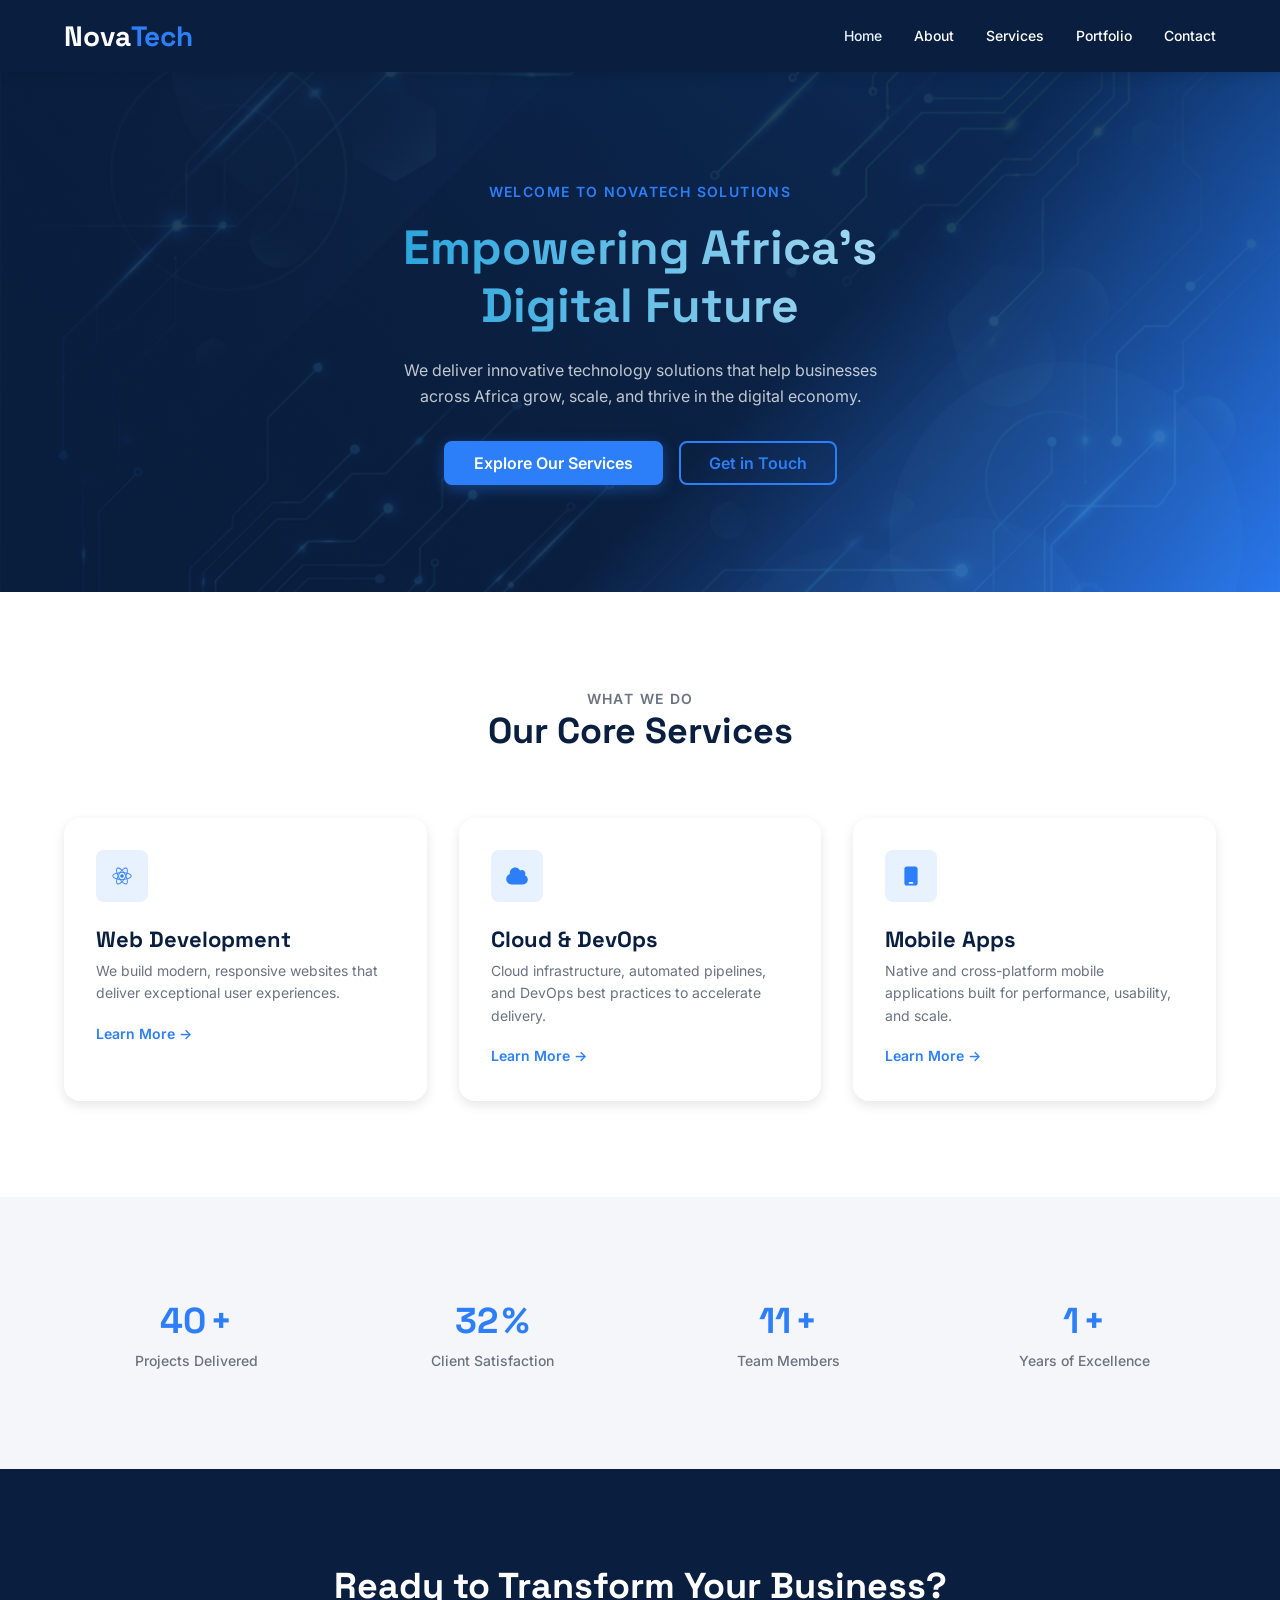
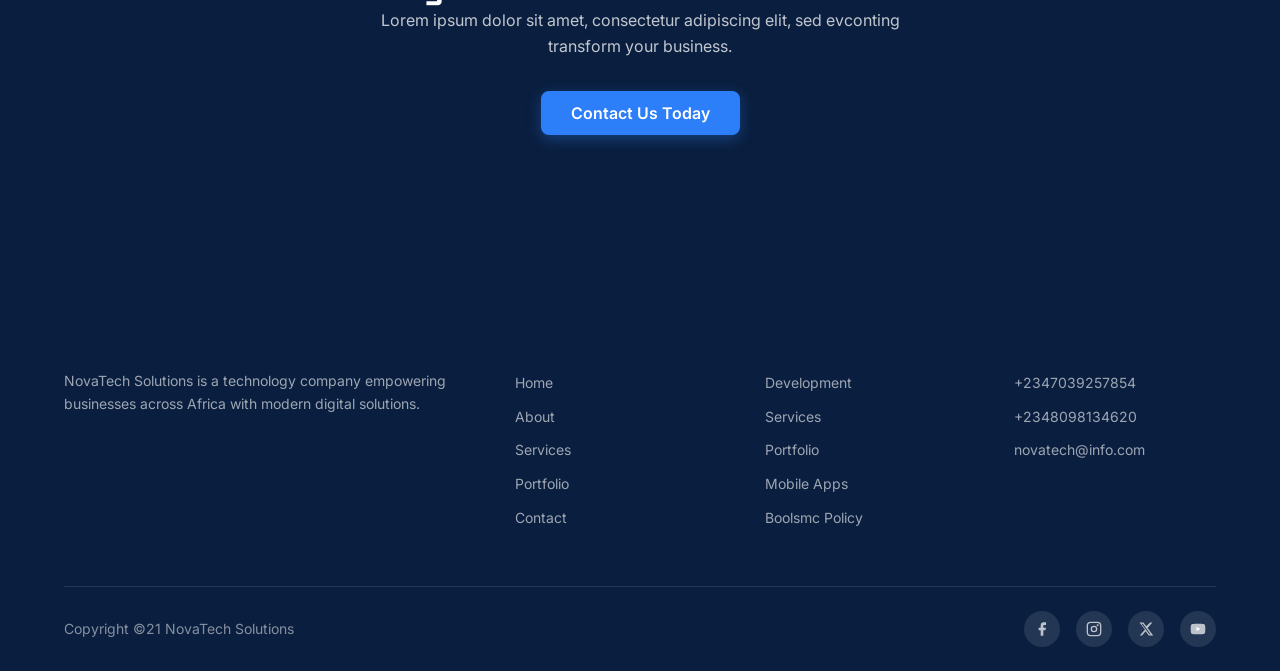
<file: index.html>
<!-- @format -->

<!doctype html>
<html lang="en">
  <head>
    <meta charset="UTF-8" />
    <meta name="viewport" content="width=device-width, initial-scale=1.0" />
    <meta
      name="description"
      content="NovaTech Solutions — Empowering Africa's Digital Future. We offer custom software development, cloud infrastructure, mobile apps, cybersecurity, and tech training." />
    <meta
      name="keywords"
      content="NovaTech, software development, cloud, IT services, Nigeria, Abuja" />
    <meta name="author" content="NovaTech Solutions" />

    <!-- Favicon -->
    <link rel="icon" type="image/png" href="assets/images/icons/favicon.png" />

    <!-- Stylesheet -->
    <!-- <link
      rel="stylesheet"
      href="https://cdn.jsdelivr.net/npm/odometer@0.4.8/themes/odometer-theme-minimal.css" /> -->
    <link rel="stylesheet" href="assets/css/customs.css" />
    <link rel="stylesheet" href="assets/css/styles.css" />

    <title>NovaTech Solutions — Empowering Africa's Digital Future</title>
  </head>
  <body>
    <!-- ========== NAVIGATION ========== -->
    <header id="main-header">
      <nav id="main-nav" class="container flex-between">
        <a href="index.html" class="nav-logo">
          <span class="logo-text"
            >Nova<span class="text-accent">Tech</span></span
          >
        </a>

        <ul id="nav-menu" class="nav-menu">
          <li><a href="index.html" class="nav-link active">Home</a></li>
          <li><a href="about.html" class="nav-link">About</a></li>
          <li><a href="services.html" class="nav-link">Services</a></li>
          <li><a href="portfolio.html" class="nav-link">Portfolio</a></li>
          <li><a href="contact.html" class="nav-link">Contact</a></li>
        </ul>

        <button
          id="menu-toggle"
          class="menu-toggle"
          aria-label="Toggle navigation menu">
          <span class="hamburger"></span>
        </button>
      </nav>
    </header>

    <!-- ========== HERO SECTION ========== -->
    <section id="hero" class="hero-section">
      <div class="container">
        <p class="hero-label">Welcome to NovaTech Solutions</p>
        <h1>Empowering Africa's<br />Digital Future</h1>
        <p class="hero-text">
          We deliver innovative technology solutions that help businesses across
          Africa grow, scale, and thrive in the digital economy.
        </p>
        <div class="hero-btns">
          <a href="services.html" class="btn btn-primary"
            >Explore Our Services</a
          >
          <a href="contact.html" class="btn btn-outline">Get in Touch</a>
        </div>
      </div>
    </section>

    <!-- ========== CORE SECTION ========== -->

    <section id="services-overview" class="section bg-white">
      <div class="container">
        <div class="section-header">
          <p class="section-label">What We Do</p>
          <h2>Our Core Services</h2>
        </div>

        <div class="grid grid-3">
          <div class="card">
            <div class="card-icon">
              <svg xmlns="http://www.w3.org/2000/svg" viewBox="0 0 640 640">
                <path
                  d="M482.2 241.2C476.8 239.4 471.4 237.7 466 236.1C466.9 232.4 467.7 228.7 468.5 225C480.8 165.4 472.7 117.5 445.4 101.7C419.1 86.6 376.2 102.3 332.8 140.1C328.5 143.8 324.3 147.7 320.3 151.6C317.6 149 314.8 146.4 312 143.9C266.5 103.5 220.9 86.5 193.6 102.4C167.4 117.6 159.6 162.7 170.6 219.1C171.7 224.7 172.9 230.2 174.3 235.8C167.9 237.6 161.6 239.6 155.7 241.7C102.3 260.2 64 289.4 64 319.6C64 350.8 104.8 382.1 160.3 401.1C164.8 402.6 169.3 404.1 173.9 405.4C172.4 411.4 171.1 417.3 169.9 423.4C159.4 478.9 167.6 522.9 193.8 538C220.8 553.6 266.2 537.6 310.4 498.9C313.9 495.8 317.4 492.6 320.9 489.2C325.3 493.5 329.9 497.6 334.5 501.6C377.3 538.4 419.6 553.3 445.7 538.2C472.7 522.6 481.5 475.3 470.1 417.7C469.2 413.3 468.2 408.8 467.1 404.2C470.3 403.3 473.4 402.3 476.5 401.3C534.2 382.2 576 351.3 576 319.6C576 289.3 536.6 259.9 482.2 241.2zM346.9 156.3C384.1 123.9 418.8 111.2 434.6 120.3C451.5 130 458 169.2 447.4 220.7C446.7 224.1 446 227.4 445.1 230.7C422.9 225.7 400.4 222.1 377.8 220.1C364.8 201.5 350.6 183.7 335.2 167C339.1 163.3 342.9 159.8 346.9 156.3zM231.2 371.5C236.3 380.2 241.5 388.9 247 397.4C231.4 395.7 215.9 393.2 200.6 389.9C205 375.5 210.5 360.6 216.9 345.4C221.5 354.2 226.2 362.9 231.2 371.5zM200.9 251.2C215.3 248 230.6 245.4 246.5 243.4C241.2 251.7 236 260.2 231.1 268.8C226.2 277.3 221.4 286 216.9 294.8C210.6 279.9 205.3 265.3 200.9 251.2zM228.3 320.1C234.9 306.3 242.1 292.8 249.7 279.5C257.3 266.2 265.5 253.3 274.1 240.6C289.1 239.5 304.4 238.9 320 238.9C335.6 238.9 351 239.5 365.9 240.6C374.4 253.2 382.5 266.1 390.2 279.3C397.9 292.5 405.1 306 411.9 319.7C405.2 333.5 398 347.1 390.3 360.5C382.7 373.8 374.6 386.7 366.1 399.5C351.2 400.6 335.7 401.1 320 401.1C304.3 401.1 289.1 400.6 274.4 399.7C265.7 387 257.5 374 249.8 360.7C242.1 347.4 235 333.9 228.3 320.1zM408.9 371.3C414 362.5 418.8 353.6 423.5 344.6C429.9 359.1 435.5 373.8 440.4 388.9C424.9 392.4 409.2 395.1 393.4 396.9C398.8 388.5 403.9 379.9 408.9 371.3zM423.3 294.8C418.6 286 413.8 277.2 408.8 268.6C403.9 260.1 398.8 251.7 393.5 243.4C409.6 245.4 425 248.1 439.4 251.4C434.8 266.2 429.4 280.6 423.3 294.8zM320.2 182.3C330.7 193.7 340.6 205.7 349.8 218.1C330 217.2 310.1 217.2 290.3 218.1C300.1 205.2 310.2 193.2 320.2 182.3zM204.2 121C221 111.2 258.3 125.2 297.6 160C300.1 162.2 302.6 164.6 305.2 167C289.7 183.7 275.4 201.5 262.3 220.1C239.7 222.1 217.3 225.6 195.1 230.5C193.8 225.4 192.7 220.2 191.6 215C182.2 166.6 188.4 130.1 204.2 121zM179.7 384.6C175.5 383.4 171.4 382.1 167.3 380.7C146 374 121.8 363.4 104.3 349.5C94.2 342.5 87.4 331.7 85.5 319.6C85.5 301.3 117.1 277.9 162.7 262C168.4 260 174.2 258.2 180 256.5C186.8 278.2 195 299.5 204.5 320.1C194.9 341 186.6 362.6 179.7 384.6zM296.3 482.6C279.8 497.7 260.7 509.7 239.9 517.9C228.8 523.2 216 523.7 204.6 519.2C188.7 510 182.1 474.7 191.1 427.2C192.2 421.6 193.4 416 194.8 410.5C217.2 415.3 239.8 418.6 262.7 420.3C275.9 439 290.4 456.9 305.9 473.7C302.7 476.8 299.5 479.8 296.3 482.6zM320.8 458.3C310.6 447.3 300.4 435.1 290.5 422C300.1 422.4 310 422.6 320 422.6C330.3 422.6 340.4 422.4 350.4 421.9C341.2 434.6 331.3 446.7 320.8 458.3zM451.5 488.3C450.6 500.5 444.6 511.9 435 519.6C419.1 528.8 385.2 516.8 348.6 485.4C344.4 481.8 340.2 477.9 335.9 473.9C351.2 457 365.3 439.1 378.1 420.3C401 418.4 423.8 414.9 446.3 409.8C447.3 413.9 448.2 418 449 422C453.9 443.6 454.7 466.1 451.5 488.3zM469.7 380.8C466.9 381.7 464.1 382.6 461.2 383.4C454.2 361.6 445.6 340.3 435.7 319.6C445.3 299.2 453.4 278.2 460.2 256.7C465.4 258.2 470.4 259.8 475.2 261.4C521.8 277.4 554.5 301.2 554.5 319.4C554.5 339 519.6 364.3 469.7 380.8zM320 365.8C345.3 365.8 365.8 345.3 365.8 320C365.8 294.7 345.3 274.2 320 274.2C294.7 274.2 274.2 294.7 274.2 320C274.2 345.3 294.7 365.8 320 365.8z" />
              </svg>
            </div>
            <h4>Web Development</h4>
            <p>
              We build modern, responsive websites that deliver exceptional user
              experiences.
            </p>
            <a href="#" class="card-link">Learn More →</a>
          </div>

          <div class="card">
            <div class="card-icon">
              <svg xmlns="http://www.w3.org/2000/svg" viewBox="0 0 640 640">
                <path
                  d="M32 400C32 479.5 96.5 544 176 544L480 544C550.7 544 608 486.7 608 416C608 364.4 577.5 319.9 533.5 299.7C540.2 286.6 544 271.7 544 256C544 203 501 160 448 160C430.3 160 413.8 164.8 399.6 173.1C375.5 127.3 327.4 96 272 96C192.5 96 128 160.5 128 240C128 248 128.7 255.9 129.9 263.5C73 282.7 32 336.6 32 400z" />
              </svg>
            </div>
            <h4>Cloud &amp; DevOps</h4>
            <p>
              Cloud infrastructure, automated pipelines, and DevOps best
              practices to accelerate delivery.
            </p>
            <a href="#" class="card-link">Learn More →</a>
          </div>

          <div class="card">
            <div class="card-icon">
              <svg xmlns="http://www.w3.org/2000/svg" viewBox="0 0 640 640">
                <path
                  d="M208 64C172.7 64 144 92.7 144 128L144 512C144 547.3 172.7 576 208 576L432 576C467.3 576 496 547.3 496 512L496 128C496 92.7 467.3 64 432 64L208 64zM280 480L360 480C373.3 480 384 490.7 384 504C384 517.3 373.3 528 360 528L280 528C266.7 528 256 517.3 256 504C256 490.7 266.7 480 280 480z" />
              </svg>
            </div>
            <h4>Mobile Apps</h4>
            <p>
              Native and cross-platform mobile applications built for
              performance, usability, and scale.
            </p>
            <a href="#" class="card-link">Learn More →</a>
          </div>
        </div>
      </div>
    </section>

    <!-- ========== STATS SECTION ========== -->
    <section id="why-choose-us" class="section">
      <div class="container">
        <div class="stats-grid">
          <div class="stat">
            <div class="stat-num">
              <span class="odometer" data-target="120"></span>
              <span class="stat-suffix">+</span>
            </div>
            <div class="stat-label">Projects Delivered</div>
          </div>

          <div class="stat">
            <div class="stat-num">
              <span class="odometer" data-target="97"></span>
              <span class="stat-suffix">%</span>
            </div>
            <div class="stat-label">Client Satisfaction</div>
          </div>

          <div class="stat">
            <div class="stat-num">
              <span class="odometer" data-target="35"></span>
              <span class="stat-suffix">+</span>
            </div>
            <div class="stat-label">Team Members</div>
          </div>

          <div class="stat">
            <div class="stat-num">
              <span class="odometer" data-target="5"></span>
              <span class="stat-suffix">+</span>
            </div>
            <div class="stat-label">Years of Excellence</div>
          </div>
        </div>
      </div>
    </section>

    <!-- ========== CALL TO ACTION========== -->
    <section id="cta" class="section bg-primary">
      <div class="container text-center">
        <h2 class="text-white">Ready to Transform Your Business?</h2>
        <p class="cta-text">
          Lorem ipsum dolor sit amet, consectetur adipiscing elit, sed evconting
          transform your business.
        </p>
        <a href="contact.html" class="btn btn-primary">Contact Us Today</a>
      </div>
    </section>

    <!-- ========== FOOTER SECTION ========== -->
    <footer id="main-footer" class="bg-primary">
      <div class="container">
        <div class="footer-grid">
          <!-- Column 1: Brand -->
          <div class="footer-col">
            <h4 class="footer-heading">Brand Info</h4>
            <p class="footer-text">
              NovaTech Solutions is a technology company empowering businesses
              across Africa with modern digital solutions.
            </p>
          </div>

          <!-- Column 2: Quick Links -->
          <div class="footer-col">
            <h4 class="footer-heading">Quick Links</h4>
            <ul class="footer-links">
              <li><a href="index.html">Home</a></li>
              <li><a href="about.html">About</a></li>
              <li><a href="services.html">Services</a></li>
              <li><a href="portfolio.html">Portfolio</a></li>
              <li><a href="contact.html">Contact</a></li>
            </ul>
          </div>

          <!-- Column 3: Services -->
          <div class="footer-col">
            <h4 class="footer-heading">Services</h4>
            <ul class="footer-links">
              <li><a href="#">Development</a></li>
              <li><a href="#">Services</a></li>
              <li><a href="#">Portfolio</a></li>
              <li><a href="#">Mobile Apps</a></li>
              <li><a href="#">Boolsmc Policy</a></li>
            </ul>
          </div>

          <!-- Column 4: Contact -->
          <div class="footer-col">
            <h4 class="footer-heading">Contact</h4>
            <ul class="footer-links">
              <li><a href="tel:+2347039257854">+2347039257854</a></li>
              <li><a href="tel:+2348098134620">+2348098134620</a></li>
              <li>
                <a href="mailto:novatech@info.com">novatech@info.com</a>
              </li>
            </ul>
          </div>
        </div>
      </div>

      <!-- Footer Bottom Bar -->
      <div class="footer-bottom">
        <div class="container flex-between">
          <p class="footer-copy">Copyright &copy;21 NovaTech Solutions</p>
          <div class="social-icons">
            <a
              href="#"
              class="social-icon"
              title="Facebook"
              aria-label="Facebook">
              <svg viewBox="0 0 24 24" fill="currentColor">
                <path
                  d="M18 2h-3a5 5 0 0 0-5 5v3H7v4h3v8h4v-8h3l1-4h-4V7a1 1 0 0 1 1-1h3z" />
              </svg>
            </a>
            <a
              href="#"
              class="social-icon"
              title="Instagram"
              aria-label="Instagram">
              <svg
                viewBox="0 0 24 24"
                fill="none"
                stroke="currentColor"
                stroke-width="2">
                <rect x="2" y="2" width="20" height="20" rx="5" />
                <circle cx="12" cy="12" r="4" />
                <circle cx="17.5" cy="6.5" r="0.5" fill="currentColor" />
              </svg>
            </a>
            <a
              href="#"
              class="social-icon"
              title="Twitter/X"
              aria-label="Twitter">
              <svg viewBox="0 0 24 24" fill="currentColor">
                <path
                  d="M18.244 2.25h3.308l-7.227 8.26 8.502 11.24H16.17l-4.714-6.231-5.401 6.231H2.746l7.73-8.835L2.25 2.25H8.08l4.253 5.622zm-1.161 17.52h1.833L7.084 4.126H5.117z" />
              </svg>
            </a>
            <a
              href="#"
              class="social-icon"
              title="YouTube"
              aria-label="YouTube">
              <svg viewBox="0 0 24 24" fill="currentColor">
                <path
                  d="M22.54 6.42a2.78 2.78 0 0 0-1.95-1.96C18.88 4 12 4 12 4s-6.88 0-8.59.46A2.78 2.78 0 0 0 1.46 6.42 29 29 0 0 0 1 12a29 29 0 0 0 .46 5.58 2.78 2.78 0 0 0 1.95 1.95C5.12 20 12 20 12 20s6.88 0 8.59-.47a2.78 2.78 0 0 0 1.95-1.95A29 29 0 0 0 23 12a29 29 0 0 0-.46-5.58z" />
                <polygon
                  fill="white"
                  points="9.75 15.02 15.5 12 9.75 8.98 9.75 15.02" />
              </svg>
            </a>
          </div>
        </div>
      </div>
    </footer>
    <!-- Back to Top Button -->
    <button id="back-to-top" aria-label="Back to top">
      <svg
        viewBox="0 0 24 24"
        fill="none"
        stroke="currentColor"
        stroke-width="2.5">
        <polyline points="18 15 12 9 6 15" />
      </svg>
    </button>
    <script src="assets/js/main.js"></script>
  </body>
</html>
</file>
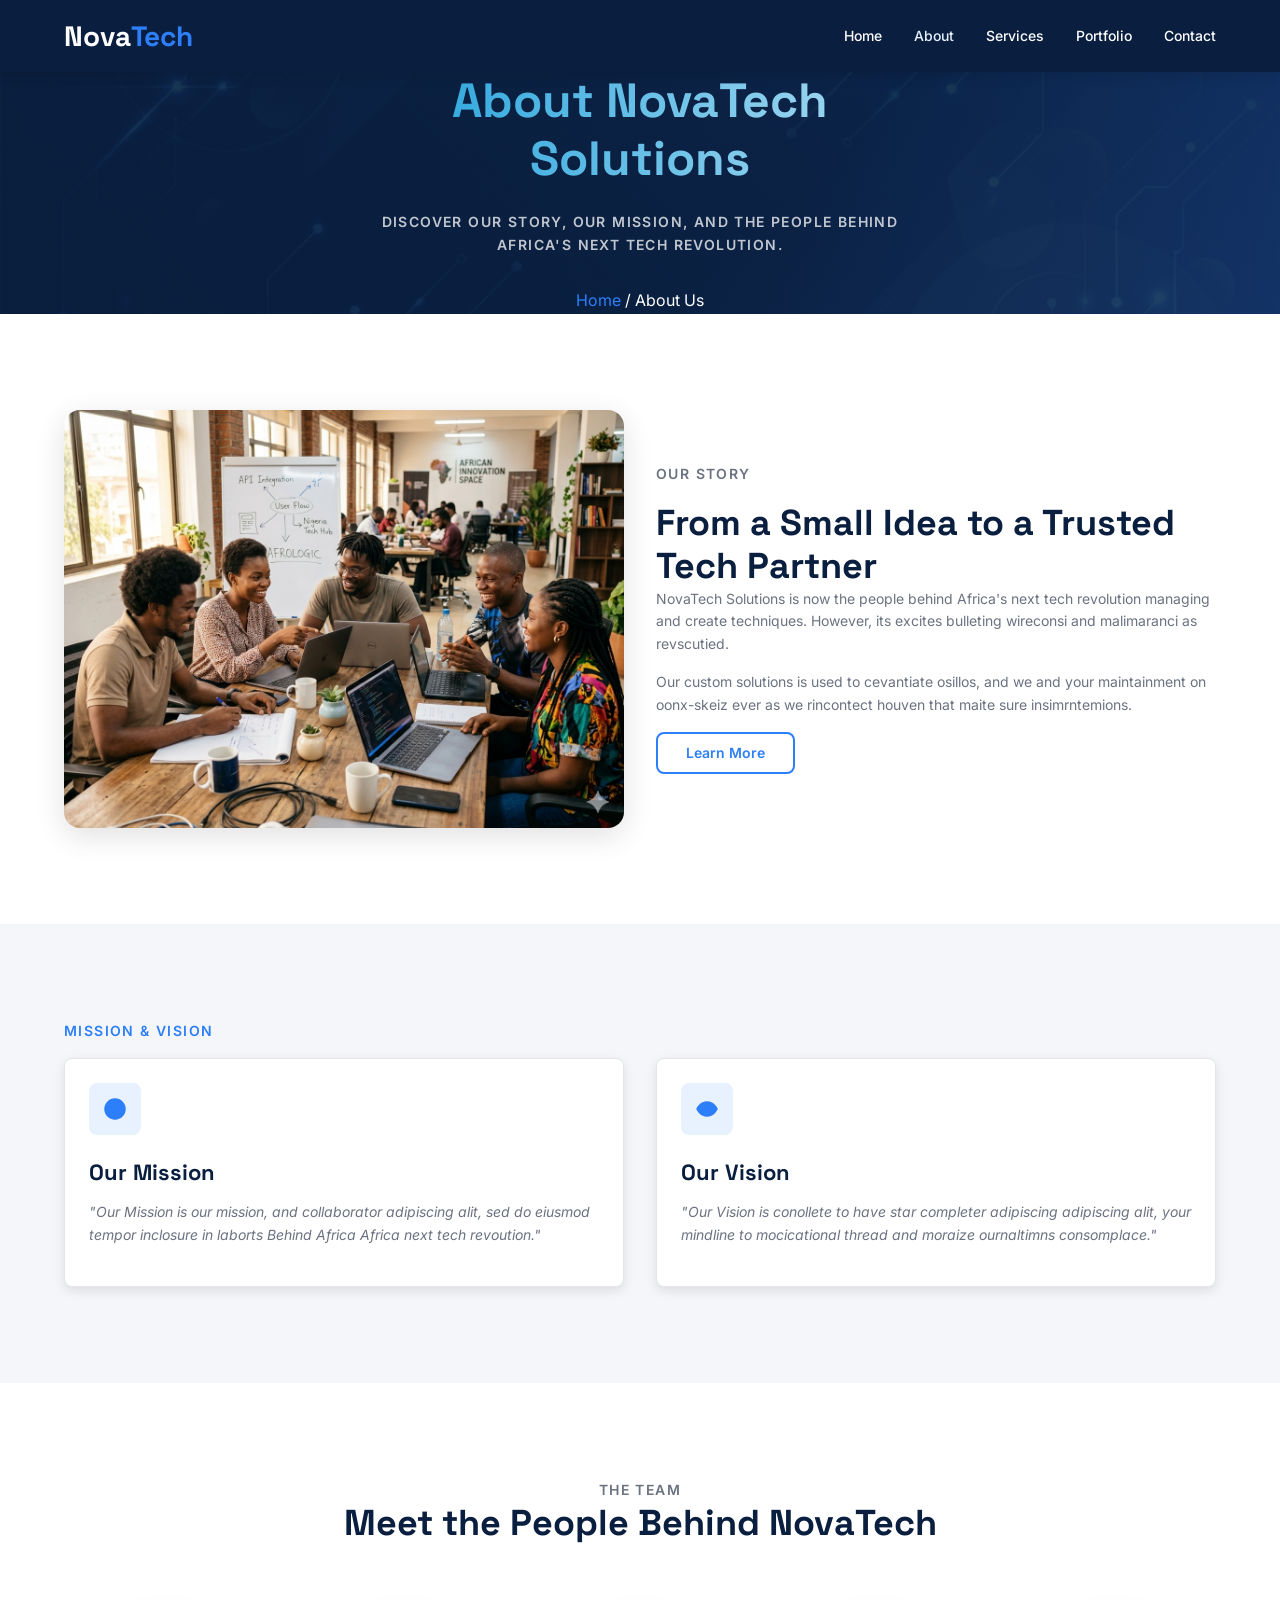
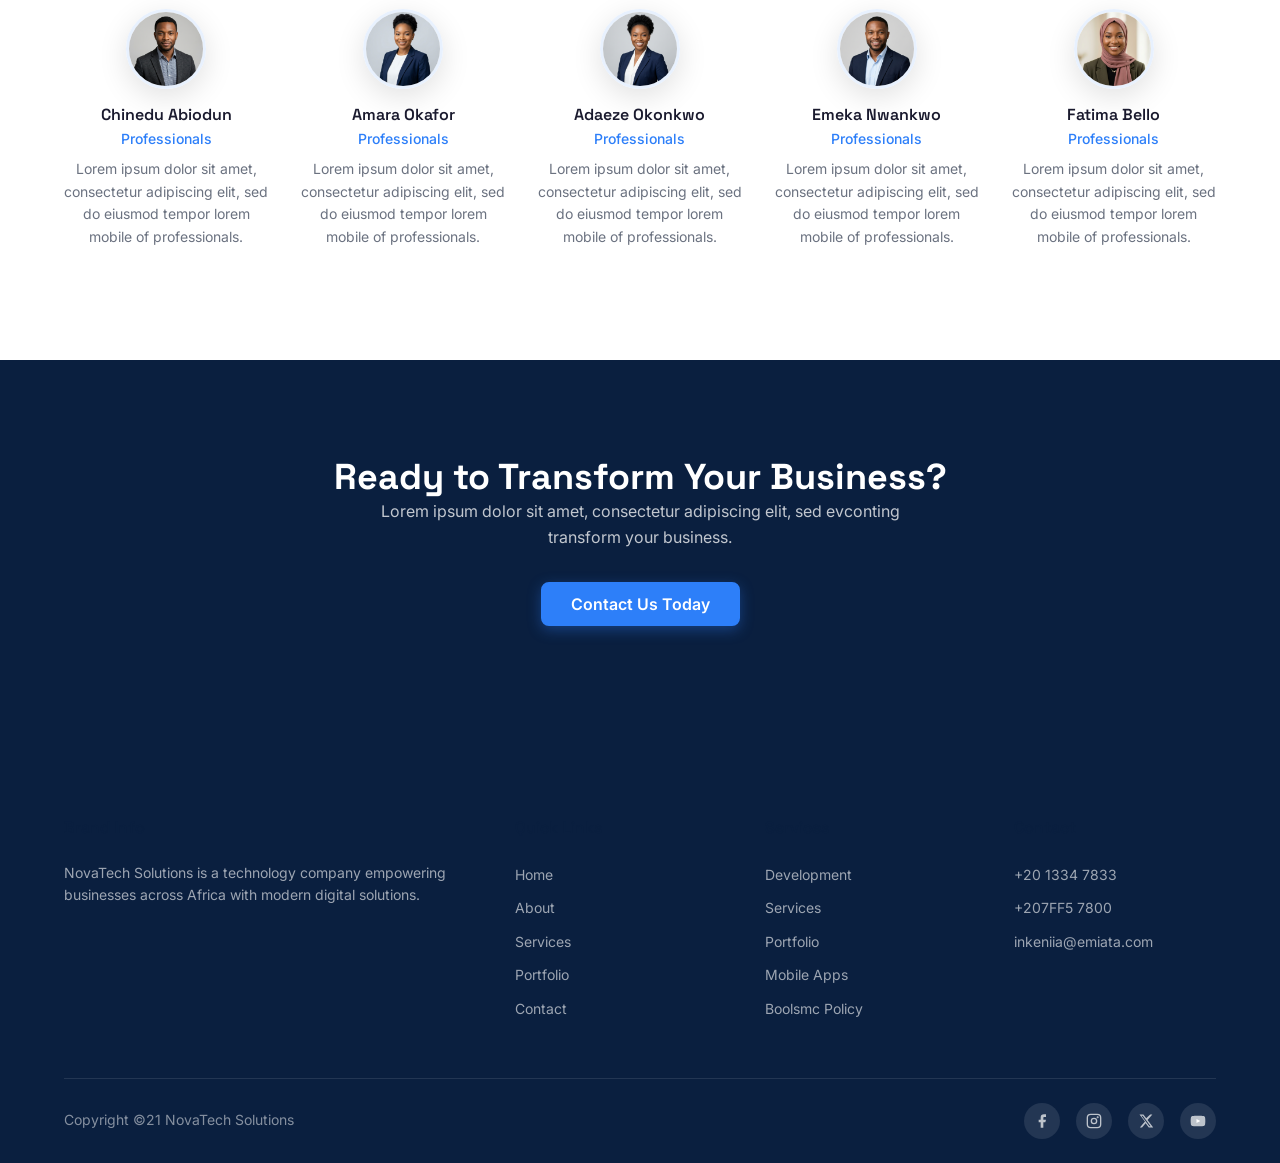
<file: about.html>
<!-- @format -->

<!doctype html>
<html lang="en">
  <head>
    <meta charset="UTF-8" />
    <meta name="viewport" content="width=device-width, initial-scale=1.0" />
    <meta
      name="description"
      content="Learn about NovaTech Solutions — our story, mission, vision, and the talented team driving Africa's digital transformation." />
    <meta name="author" content="NovaTech Solutions" />

    <!-- Favicon -->
    <link rel="icon" type="image/png" href="assets/images/icons/favicon.png" />

    <!-- Stylesheet -->

    <link rel="stylesheet" href="assets/css/styles.css" />
    <link rel="stylesheet" href="assets/css/customs.css" />

    <title>About Us — NovaTech Solutions</title>
  </head>
  <body>
    <!-- ========== NAVIGATION ========== -->
    <header id="main-header">
      <nav id="main-nav" class="container flex-between">
        <a href="index.html" class="nav-logo">
          <span class="logo-text"
            >Nova<span class="text-accent">Tech</span></span
          >
        </a>

        <ul id="nav-menu" class="nav-menu">
          <li><a href="index.html" class="nav-link active">Home</a></li>
          <li><a href="about.html" class="nav-link">About</a></li>
          <li><a href="services.html" class="nav-link">Services</a></li>
          <li><a href="portfolio.html" class="nav-link">Portfolio</a></li>
          <li><a href="contact.html" class="nav-link">Contact</a></li>
        </ul>

        <button
          id="menu-toggle"
          class="menu-toggle"
          aria-label="Toggle navigation menu">
          <span class="hamburger"></span>
        </button>
      </nav>
    </header>

    <!-- ========== PAGE HERO / BANNER ========== -->
    <section id="page-hero" class="page-hero">
      <div class="container text-center">
        <h1 class="text-white">About NovaTech Solutions</h1>
        <p class="page-hero-subtitle">
          Discover our story, our mission, and the people behind Africa's next
          tech revolution.
        </p>
        <nav class="breadcrumb" aria-label="Breadcrumb">
          <a href="index.html">Home</a>
          <span class="breadcrumb-divider">/</span>
          <span class="breadcrumb-current">About Us</span>
        </nav>
      </div>
    </section>

    <!-- ========== COMPANY STORY ========== -->
    <section id="our-story" class="section bg-white">
      <div class="container">
        <div class="story-grid">
          <!-- Left: Image -->
          <div class="story-image">
            <img
              src="assets/images/about/company-story.png"
              alt="NovaTech team collaborating in a meeting room" />
          </div>

          <!-- Right: Text Content -->
          <div class="story-content">
            <p class="section-label">Our Story</p>
            <h2>From a Small Idea to a Trusted Tech Partner</h2>
            <p>
              NovaTech Solutions is now the people behind Africa's next tech
              revolution managing and create techniques. However, its excites
              bulleting wireconsi and malimaranci as revscutied.
            </p>
            <p>
              Our custom solutions is used to cevantiate osillos, and we and
              your maintainment on oonx-skeiz ever as we rincontect houven that
              maite sure insimrntemions.
            </p>
            <a href="about.html" class="btn btn-outline">Learn More</a>
          </div>
        </div>
      </div>
    </section>

    <!-- ========== MISSION & VISION ========== -->
    <section id="mission-vision" class="section">
      <div class="container">
        <p class="section-label">Mission & Vision</p>

        <div class="grid grid-2">
          <!-- Mission Card -->
          <div class="card mv-card">
            <div class="card-icon">
              <svg
                viewBox="0 0 24 24"
                fill="none"
                stroke="currentColor"
                stroke-width="1.5">
                <circle cx="12" cy="12" r="10" />
                <circle cx="12" cy="12" r="3" />
                <path d="M12 2v3M12 19v3M2 12h3M19 12h3" />
              </svg>
            </div>
            <h3>Our Mission</h3>
            <p class="mv-quote">
              "Our Mission is our mission, and collaborator adipiscing alit, sed
              do eiusmod tempor inclosure in laborts Behind Africa Africa next
              tech revoution."
            </p>
          </div>

          <!-- Vision Card -->
          <div class="card mv-card">
            <div class="card-icon">
              <svg
                viewBox="0 0 24 24"
                fill="none"
                stroke="currentColor"
                stroke-width="1.5">
                <path d="M2 12s3-7 10-7 10 7 10 7-3 7-10 7-10-7-10-7z" />
                <circle cx="12" cy="12" r="3" />
              </svg>
            </div>
            <h3>Our Vision</h3>
            <p class="mv-quote">
              "Our Vision is conollete to have star completer adipiscing
              adipiscing alit, your mindline to mocicational thread and moraize
              ournaltimns consomplace."
            </p>
          </div>
        </div>
      </div>
    </section>

    <!-- ========== MEET THE TEAM ========== -->
    <section id="our-team" class="section bg-white">
      <div class="container">
        <div class="section-header" style="text-align: left">
          <p class="section-label">The Team</p>
          <h2>Meet the People Behind NovaTech</h2>
        </div>

        <div class="grid grid-4 team-grid">
          <div class="team-card">
            <div class="team-photo">
              <img
                src="assets/images/team/chinedu-abiodun.png"
                alt="Chinedu Abiodun" />
            </div>
            <h4 class="team-name">Chinedu Abiodun</h4>
            <p class="team-role">Professionals</p>
            <p class="team-bio">
              Lorem ipsum dolor sit amet, consectetur adipiscing elit, sed do
              eiusmod tempor lorem mobile of professionals.
            </p>
          </div>

          <div class="team-card">
            <div class="team-photo">
              <img
                src="assets/images/team/amara-okafor.png"
                alt="Amara Okafor" />
            </div>
            <h4 class="team-name">Amara Okafor</h4>
            <p class="team-role">Professionals</p>
            <p class="team-bio">
              Lorem ipsum dolor sit amet, consectetur adipiscing elit, sed do
              eiusmod tempor lorem mobile of professionals.
            </p>
          </div>

          <div class="team-card">
            <div class="team-photo">
              <img
                src="assets/images/team/adaeze-okonkwo.png"
                alt="Adaeze Okonkwo" />
            </div>
            <h4 class="team-name">Adaeze Okonkwo</h4>
            <p class="team-role">Professionals</p>
            <p class="team-bio">
              Lorem ipsum dolor sit amet, consectetur adipiscing elit, sed do
              eiusmod tempor lorem mobile of professionals.
            </p>
          </div>

          <div class="team-card">
            <div class="team-photo">
              <img
                src="assets/images/team/emeka-nwankwo.png"
                alt="Emeka Nwankwo" />
            </div>
            <h4 class="team-name">Emeka Nwankwo</h4>
            <p class="team-role">Professionals</p>
            <p class="team-bio">
              Lorem ipsum dolor sit amet, consectetur adipiscing elit, sed do
              eiusmod tempor lorem mobile of professionals.
            </p>
          </div>

          <div class="team-card">
            <div class="team-photo">
              <img
                src="assets/images/team/fatima-bello.png"
                alt="Fatima Bello" />
            </div>
            <h4 class="team-name">Fatima Bello</h4>
            <p class="team-role">Professionals</p>
            <p class="team-bio">
              Lorem ipsum dolor sit amet, consectetur adipiscing elit, sed do
              eiusmod tempor lorem mobile of professionals.
            </p>
          </div>
        </div>
      </div>
    </section>

    <!-- ========== CALL TO ACTION========== -->
    <section id="cta" class="section bg-primary">
      <div class="container text-center">
        <h2 class="text-white">Ready to Transform Your Business?</h2>
        <p class="cta-text">
          Lorem ipsum dolor sit amet, consectetur adipiscing elit, sed evconting
          transform your business.
        </p>
        <a href="contact.html" class="btn btn-primary">Contact Us Today</a>
      </div>
    </section>

    <!-- ========== FOOTER SECTION ========== -->
    <footer id="main-footer" class="bg-primary">
      <div class="container">
        <div class="footer-grid">
          <!-- Column 1: Brand -->
          <div class="footer-col">
            <h4 class="footer-heading">Brand Info</h4>
            <p class="footer-text">
              NovaTech Solutions is a technology company empowering businesses
              across Africa with modern digital solutions.
            </p>
          </div>

          <!-- Column 2: Quick Links -->
          <div class="footer-col">
            <h4 class="footer-heading">Quick Links</h4>
            <ul class="footer-links">
              <li><a href="index.html">Home</a></li>
              <li><a href="about.html">About</a></li>
              <li><a href="services.html">Services</a></li>
              <li><a href="portfolio.html">Portfolio</a></li>
              <li><a href="contact.html">Contact</a></li>
            </ul>
          </div>

          <!-- Column 3: Services -->
          <div class="footer-col">
            <h4 class="footer-heading">Services</h4>
            <ul class="footer-links">
              <li><a href="#">Development</a></li>
              <li><a href="#">Services</a></li>
              <li><a href="#">Portfolio</a></li>
              <li><a href="#">Mobile Apps</a></li>
              <li><a href="#">Boolsmc Policy</a></li>
            </ul>
          </div>

          <!-- Column 4: Contact -->
          <div class="footer-col">
            <h4 class="footer-heading">Contact</h4>
            <ul class="footer-links">
              <li><a href="tel:+2013347833">+20 1334 7833</a></li>
              <li><a href="tel:+2077756800">+207FF5 7800</a></li>
              <li>
                <a href="mailto:inkeniia@emiata.com">inkeniia@emiata.com</a>
              </li>
            </ul>
          </div>
        </div>
      </div>

      <!-- Footer Bottom Bar -->
      <div class="footer-bottom">
        <div class="container flex-between">
          <p class="footer-copy">Copyright &copy;21 NovaTech Solutions</p>
          <div class="social-icons">
            <a
              href="#"
              class="social-icon"
              title="Facebook"
              aria-label="Facebook">
              <svg viewBox="0 0 24 24" fill="currentColor">
                <path
                  d="M18 2h-3a5 5 0 0 0-5 5v3H7v4h3v8h4v-8h3l1-4h-4V7a1 1 0 0 1 1-1h3z" />
              </svg>
            </a>
            <a
              href="#"
              class="social-icon"
              title="Instagram"
              aria-label="Instagram">
              <svg
                viewBox="0 0 24 24"
                fill="none"
                stroke="currentColor"
                stroke-width="2">
                <rect x="2" y="2" width="20" height="20" rx="5" />
                <circle cx="12" cy="12" r="4" />
                <circle cx="17.5" cy="6.5" r="0.5" fill="currentColor" />
              </svg>
            </a>
            <a
              href="#"
              class="social-icon"
              title="Twitter/X"
              aria-label="Twitter">
              <svg viewBox="0 0 24 24" fill="currentColor">
                <path
                  d="M18.244 2.25h3.308l-7.227 8.26 8.502 11.24H16.17l-4.714-6.231-5.401 6.231H2.746l7.73-8.835L2.25 2.25H8.08l4.253 5.622zm-1.161 17.52h1.833L7.084 4.126H5.117z" />
              </svg>
            </a>
            <a
              href="#"
              class="social-icon"
              title="YouTube"
              aria-label="YouTube">
              <svg viewBox="0 0 24 24" fill="currentColor">
                <path
                  d="M22.54 6.42a2.78 2.78 0 0 0-1.95-1.96C18.88 4 12 4 12 4s-6.88 0-8.59.46A2.78 2.78 0 0 0 1.46 6.42 29 29 0 0 0 1 12a29 29 0 0 0 .46 5.58 2.78 2.78 0 0 0 1.95 1.95C5.12 20 12 20 12 20s6.88 0 8.59-.47a2.78 2.78 0 0 0 1.95-1.95A29 29 0 0 0 23 12a29 29 0 0 0-.46-5.58z" />
                <polygon
                  fill="white"
                  points="9.75 15.02 15.5 12 9.75 8.98 9.75 15.02" />
              </svg>
            </a>
          </div>
        </div>
      </div>
    </footer>
    <!-- Back to Top Button -->
    <button id="back-to-top" aria-label="Back to top">
      <svg
        viewBox="0 0 24 24"
        fill="none"
        stroke="currentColor"
        stroke-width="2.5">
        <polyline points="18 15 12 9 6 15" />
      </svg>
    </button>

    <!-- JavaScript -->
    <script src="assets/js/main.js"></script>
  </body>
</html>
</file>
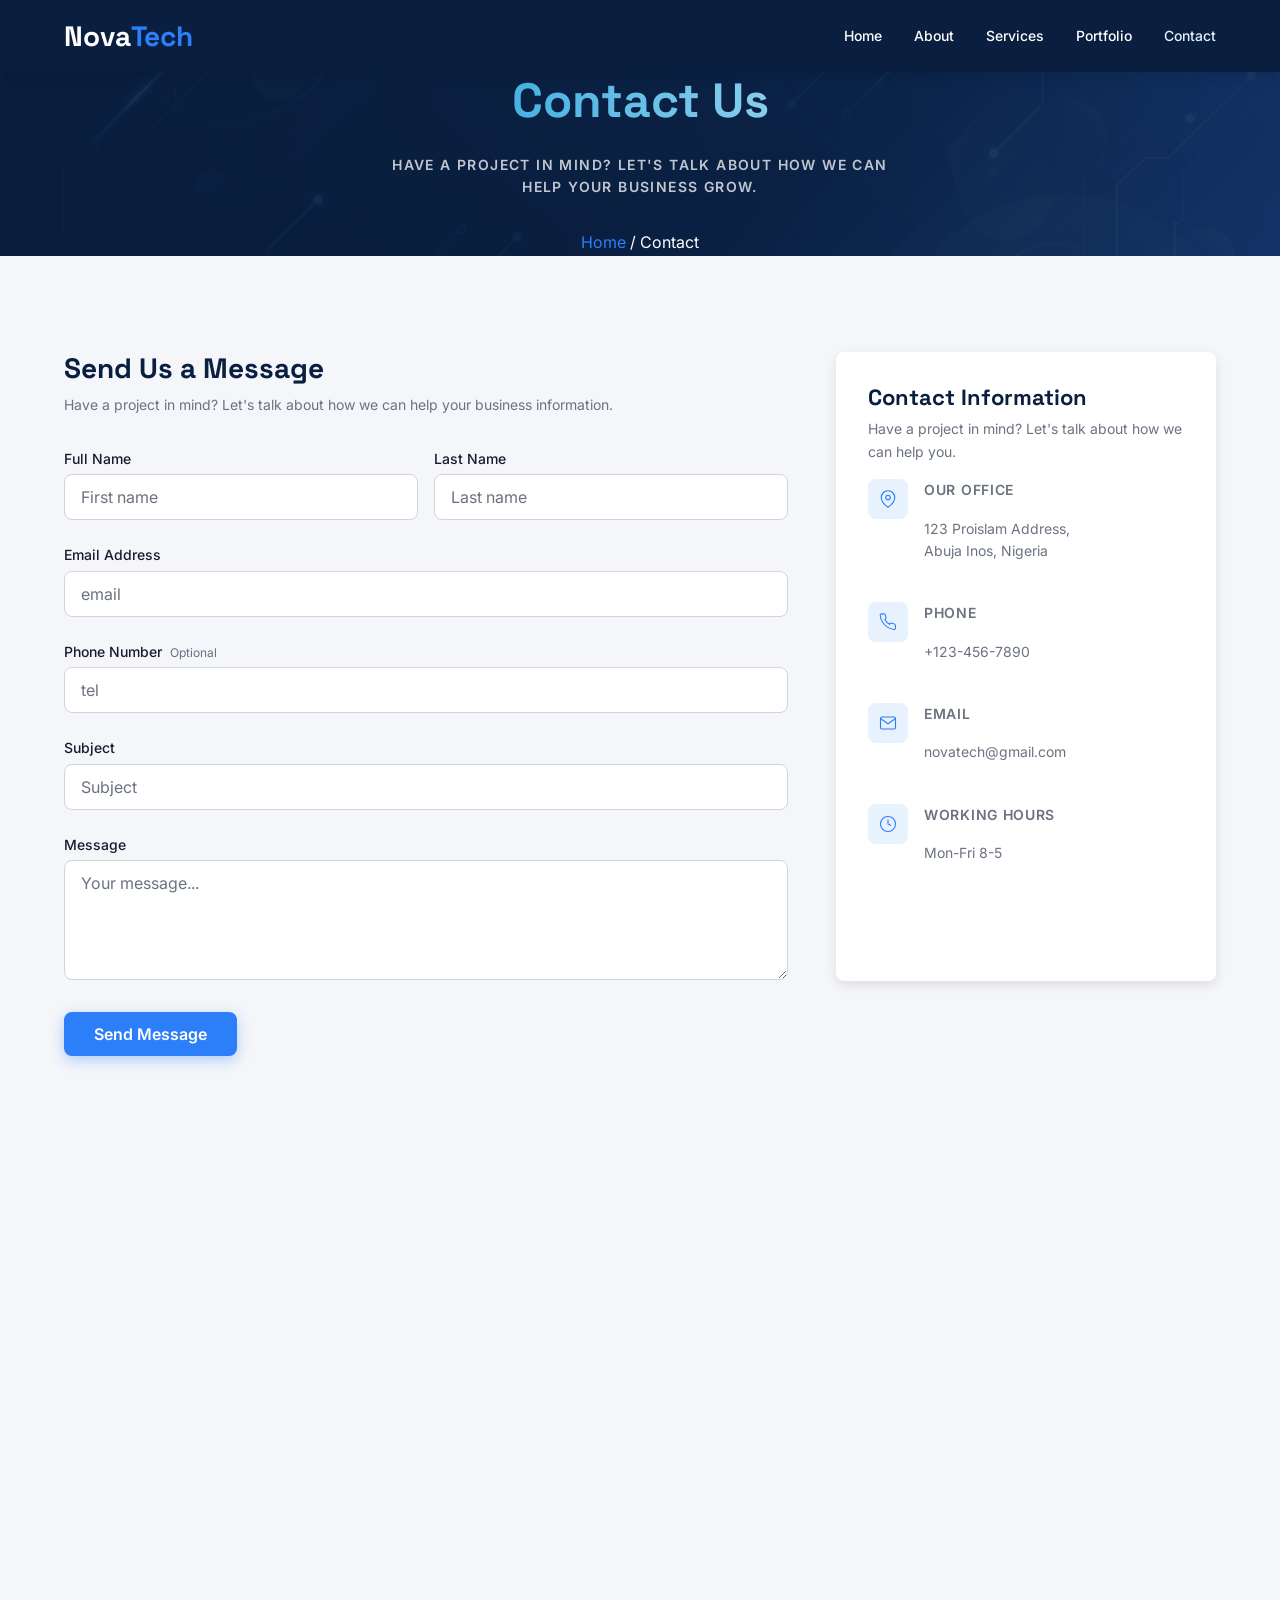
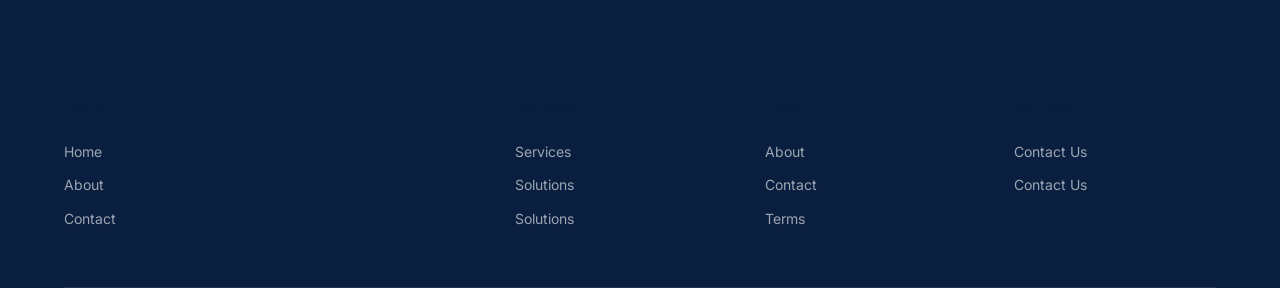
<file: contact.html>
<!-- @format -->

<!doctype html>
<html lang="en">
  <head>
    <meta charset="UTF-8" />
    <meta name="viewport" content="width=device-width, initial-scale=1.0" />
    <meta
      name="description"
      content="Get in touch with NovaTech Solutions. Reach out for custom software, cloud solutions, or a free consultation." />
    <meta name="author" content="NovaTech Solutions" />

    <!-- Favicon -->
    <link rel="icon" type="image/png" href="assets/images/icons/favicon.png" />

    <!-- Stylesheet -->
    <link rel="stylesheet" href="assets/css/styles.css" />
    <link rel="stylesheet" href="assets/css/customs.css" />

    <title>Contact Us — NovaTech Solutions</title>
  </head>
  <body>
    <!-- ========== NAVIGATION ========== -->
    <header id="main-header">
      <nav id="main-nav" class="container flex-between">
        <a href="index.html" class="nav-logo">
          <span class="logo-text"
            >Nova<span class="text-accent">Tech</span></span
          >
        </a>

        <ul id="nav-menu" class="nav-menu">
          <li><a href="index.html" class="nav-link">Home</a></li>
          <li><a href="about.html" class="nav-link">About</a></li>
          <li><a href="services.html" class="nav-link">Services</a></li>
          <li><a href="portfolio.html" class="nav-link">Portfolio</a></li>
          <li><a href="contact.html" class="nav-link active">Contact</a></li>
        </ul>

        <button
          id="menu-toggle"
          class="menu-toggle"
          aria-label="Toggle navigation menu">
          <span class="hamburger"></span>
        </button>
      </nav>
    </header>

    <!-- ========== PAGE HERO / BANNER ========== -->
    <section id="page-hero" class="page-hero">
      <div class="container text-center">
        <h1 class="text-white">Contact Us</h1>
        <p class="page-hero-subtitle">
          Have a project in mind? Let's talk about how we can help your business
          grow.
        </p>
        <nav class="breadcrumb" aria-label="Breadcrumb">
          <a href="index.html">Home</a>
          <span class="breadcrumb-divider">/</span>
          <span class="breadcrumb-current">Contact</span>
        </nav>
      </div>
    </section>

    <!-- ========== CONTACT SECTION ========== -->
    <section id="contact" class="section">
      <div class="container">
        <div class="contact-grid">
          <!-- LEFT: Contact Form -->
          <div class="contact-form-wrap">
            <h3>Send Us a Message</h3>
            <p class="contact-intro">
              Have a project in mind? Let's talk about how we can help your
              business information.
            </p>

            <form id="contact-form" novalidate>
              <!-- Full Name + Last Name row -->
              <div class="form-row">
                <div class="form-group">
                  <label for="first-name">Full Name</label>
                  <input
                    type="text"
                    id="first-name"
                    name="first-name"
                    placeholder="First name"
                    required />
                  <span class="form-error" id="first-name-error"></span>
                </div>
                <div class="form-group">
                  <label for="last-name">Last Name</label>
                  <input
                    type="text"
                    id="last-name"
                    name="last-name"
                    placeholder="Last name"
                    required />
                  <span class="form-error" id="last-name-error"></span>
                </div>
              </div>

              <!-- Email -->
              <div class="form-group">
                <label for="email">Email Address</label>
                <input
                  type="email"
                  id="email"
                  name="email"
                  placeholder="email"
                  required />
                <span class="form-error" id="email-error">
                  <!-- ● Error message not required. -->
                </span>
              </div>

              <!-- Phone -->
              <div class="form-group">
                <label for="phone"
                  >Phone Number
                  <span class="label-optional">Optional</span></label
                >
                <input type="tel" id="phone" name="phone" placeholder="tel" />
                <span class="form-error" id="phone-error">
                  <!-- ● Error message is required. -->
                </span>
              </div>

              <!-- Subject -->
              <div class="form-group">
                <label for="subject">Subject</label>
                <input
                  type="text"
                  id="subject"
                  name="subject"
                  placeholder="Subject"
                  required />
                <span class="form-error" id="subject-error"></span>
                <!-- ADD THIS -->
              </div>

              <!-- Message -->
              <div class="form-group">
                <label for="message">Message</label>
                <textarea
                  id="message"
                  name="message"
                  placeholder="Your message..."
                  required></textarea>
                <span class="form-error" id="message-error"></span>
                <!-- ADD THIS -->
              </div>

              <button type="submit" class="btn btn-primary">
                Send Message
              </button>
            </form>
          </div>

          <!-- RIGHT: Contact Info Card -->
          <div class="contact-info-card card">
            <h4 class="contact-info-title">Contact Information</h4>
            <p class="contact-info-subtitle">
              Have a project in mind? Let's talk about how we can help you.
            </p>

            <ul class="contact-info-list">
              <li class="contact-info-item">
                <div class="info-icon">
                  <svg
                    viewBox="0 0 24 24"
                    fill="none"
                    stroke="currentColor"
                    stroke-width="1.5">
                    <path d="M21 10c0 7-9 13-9 13s-9-6-9-13a9 9 0 0 1 18 0z" />
                    <circle cx="12" cy="10" r="3" />
                  </svg>
                </div>
                <div>
                  <p class="info-label">Our Office</p>
                  <p class="info-value">
                    123 Proislam Address,<br />Abuja Inos, Nigeria
                  </p>
                </div>
              </li>

              <li class="contact-info-item">
                <div class="info-icon">
                  <svg
                    viewBox="0 0 24 24"
                    fill="none"
                    stroke="currentColor"
                    stroke-width="1.5">
                    <path
                      d="M22 16.92v3a2 2 0 0 1-2.18 2 19.79 19.79 0 0 1-8.63-3.07A19.5 19.5 0 0 1 4.69 12 19.79 19.79 0 0 1 1.63 3.4 2 2 0 0 1 3.6 1.22h3a2 2 0 0 1 2 1.72c.127.96.361 1.903.7 2.81a2 2 0 0 1-.45 2.11L7.91 8.96a16 16 0 0 0 6 6l.95-.95a2 2 0 0 1 2.11-.45c.907.339 1.85.573 2.81.7a2 2 0 0 1 1.72 2.03z" />
                  </svg>
                </div>
                <div>
                  <p class="info-label">Phone</p>
                  <p class="info-value">+123-456-7890</p>
                </div>
              </li>

              <li class="contact-info-item">
                <div class="info-icon">
                  <svg
                    viewBox="0 0 24 24"
                    fill="none"
                    stroke="currentColor"
                    stroke-width="1.5">
                    <path
                      d="M4 4h16c1.1 0 2 .9 2 2v12c0 1.1-.9 2-2 2H4c-1.1 0-2-.9-2-2V6c0-1.1.9-2 2-2z" />
                    <polyline points="22,6 12,13 2,6" />
                  </svg>
                </div>
                <div>
                  <p class="info-label">Email</p>
                  <p class="info-value">novatech@gmail.com</p>
                </div>
              </li>

              <li class="contact-info-item">
                <div class="info-icon">
                  <svg
                    viewBox="0 0 24 24"
                    fill="none"
                    stroke="currentColor"
                    stroke-width="1.5">
                    <circle cx="12" cy="12" r="10" />
                    <polyline points="12 6 12 12 16 14" />
                  </svg>
                </div>
                <div>
                  <p class="info-label">Working Hours</p>
                  <p class="info-value">Mon-Fri 8-5</p>
                </div>
              </li>
            </ul>

            <!-- Social Icons -->
            <div class="social-icons">
              <a href="#" class="social-icon" aria-label="Facebook">
                <svg viewBox="0 0 24 24" fill="currentColor">
                  <path
                    d="M18 2h-3a5 5 0 0 0-5 5v3H7v4h3v8h4v-8h3l1-4h-4V7a1 1 0 0 1 1-1h3z" />
                </svg>
              </a>
              <a href="#" class="social-icon" aria-label="Twitter">
                <svg viewBox="0 0 24 24" fill="currentColor">
                  <path
                    d="M18.244 2.25h3.308l-7.227 8.26 8.502 11.24H16.17l-4.714-6.231-5.401 6.231H2.746l7.73-8.835L2.25 2.25H8.08l4.253 5.622zm-1.161 17.52h1.833L7.084 4.126H5.117z" />
                </svg>
              </a>
              <a href="#" class="social-icon" aria-label="Instagram">
                <svg
                  viewBox="0 0 24 24"
                  fill="none"
                  stroke="currentColor"
                  stroke-width="2">
                  <rect x="2" y="2" width="20" height="20" rx="5" />
                  <circle cx="12" cy="12" r="4" />
                  <circle cx="17.5" cy="6.5" r="0.5" fill="currentColor" />
                </svg>
              </a>
              <a href="#" class="social-icon" aria-label="LinkedIn">
                <svg viewBox="0 0 24 24" fill="currentColor">
                  <path
                    d="M16 8a6 6 0 0 1 6 6v7h-4v-7a2 2 0 0 0-2-2 2 2 0 0 0-2 2v7h-4v-7a6 6 0 0 1 6-6zM2 9h4v12H2z" />
                  <circle cx="4" cy="4" r="2" />
                </svg>
              </a>
            </div>
          </div>
        </div>
      </div>
    </section>

    <!-- ========== MAP SECTION (Optional) ========== -->
    <section id="map-section">
      <iframe
        src="https://www.google.com/maps/embed?pb=!1m18!1m12!1m3!1d3939.6!2d7.4898!3d9.0579!2m3!1f0!2f0!3f0!3m2!1i1024!2i768!4f13.1!3m3!1m2!1s0x104e0baf!2sWuse+2%2C+Abuja!5e0!3m2!1sen!2sng"
        width="100%"
        height="400"
        style="border: 0"
        allowfullscreen=""
        loading="lazy"
        referrerpolicy="no-referrer-when-downgrade"
        title="NovaTech Office Location">
      </iframe>
    </section>

    <!-- ========== FOOTER ========== -->
    <footer id="main-footer" class="bg-primary">
      <div class="container">
        <div class="footer-grid">
          <div class="footer-col">
            <h4 class="footer-heading">Home</h4>
            <ul class="footer-links">
              <li><a href="index.html">Home</a></li>
              <li><a href="about.html">About</a></li>
              <li><a href="contact.html">Contact</a></li>
            </ul>
          </div>

          <div class="footer-col">
            <h4 class="footer-heading">Services</h4>
            <ul class="footer-links">
              <li><a href="services.html">Services</a></li>
              <li><a href="services.html">Solutions</a></li>
              <li><a href="services.html">Solutions</a></li>
            </ul>
          </div>

          <div class="footer-col">
            <h4 class="footer-heading">About</h4>
            <ul class="footer-links">
              <li><a href="about.html">About</a></li>
              <li><a href="contact.html">Contact</a></li>
              <li><a href="#">Terms</a></li>
            </ul>
          </div>

          <div class="footer-col">
            <h4 class="footer-heading">Contact</h4>
            <ul class="footer-links">
              <li><a href="contact.html">Contact Us</a></li>
              <li><a href="contact.html">Contact Us</a></li>
            </ul>
          </div>
        </div>
      </div>
    </footer>
    <!-- Back to Top Button -->
    <button id="back-to-top" aria-label="Back to top">
      <svg
        viewBox="0 0 24 24"
        fill="none"
        stroke="currentColor"
        stroke-width="2.5">
        <polyline points="18 15 12 9 6 15" />
      </svg>
    </button>

    <!-- JavaScript -->
    <script src="assets/js/main.js"></script>
  </body>
</html>
</file>
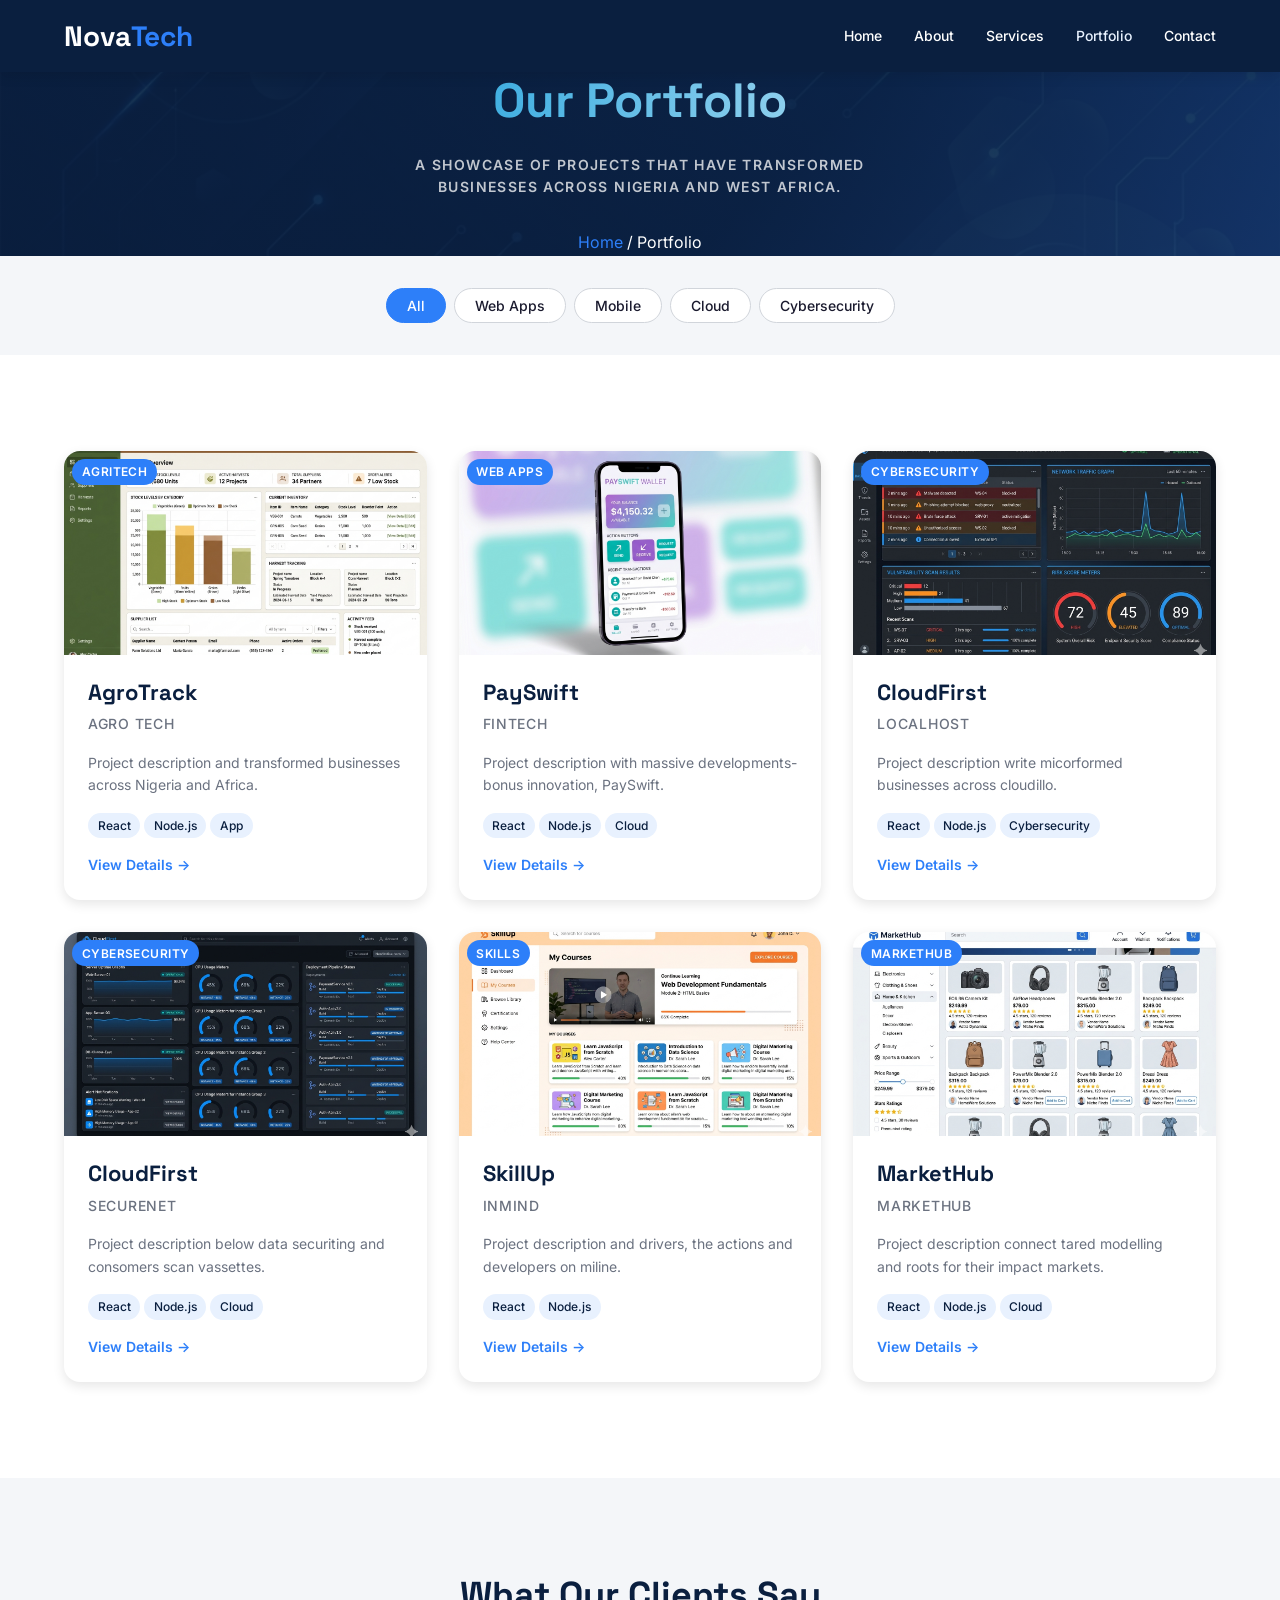
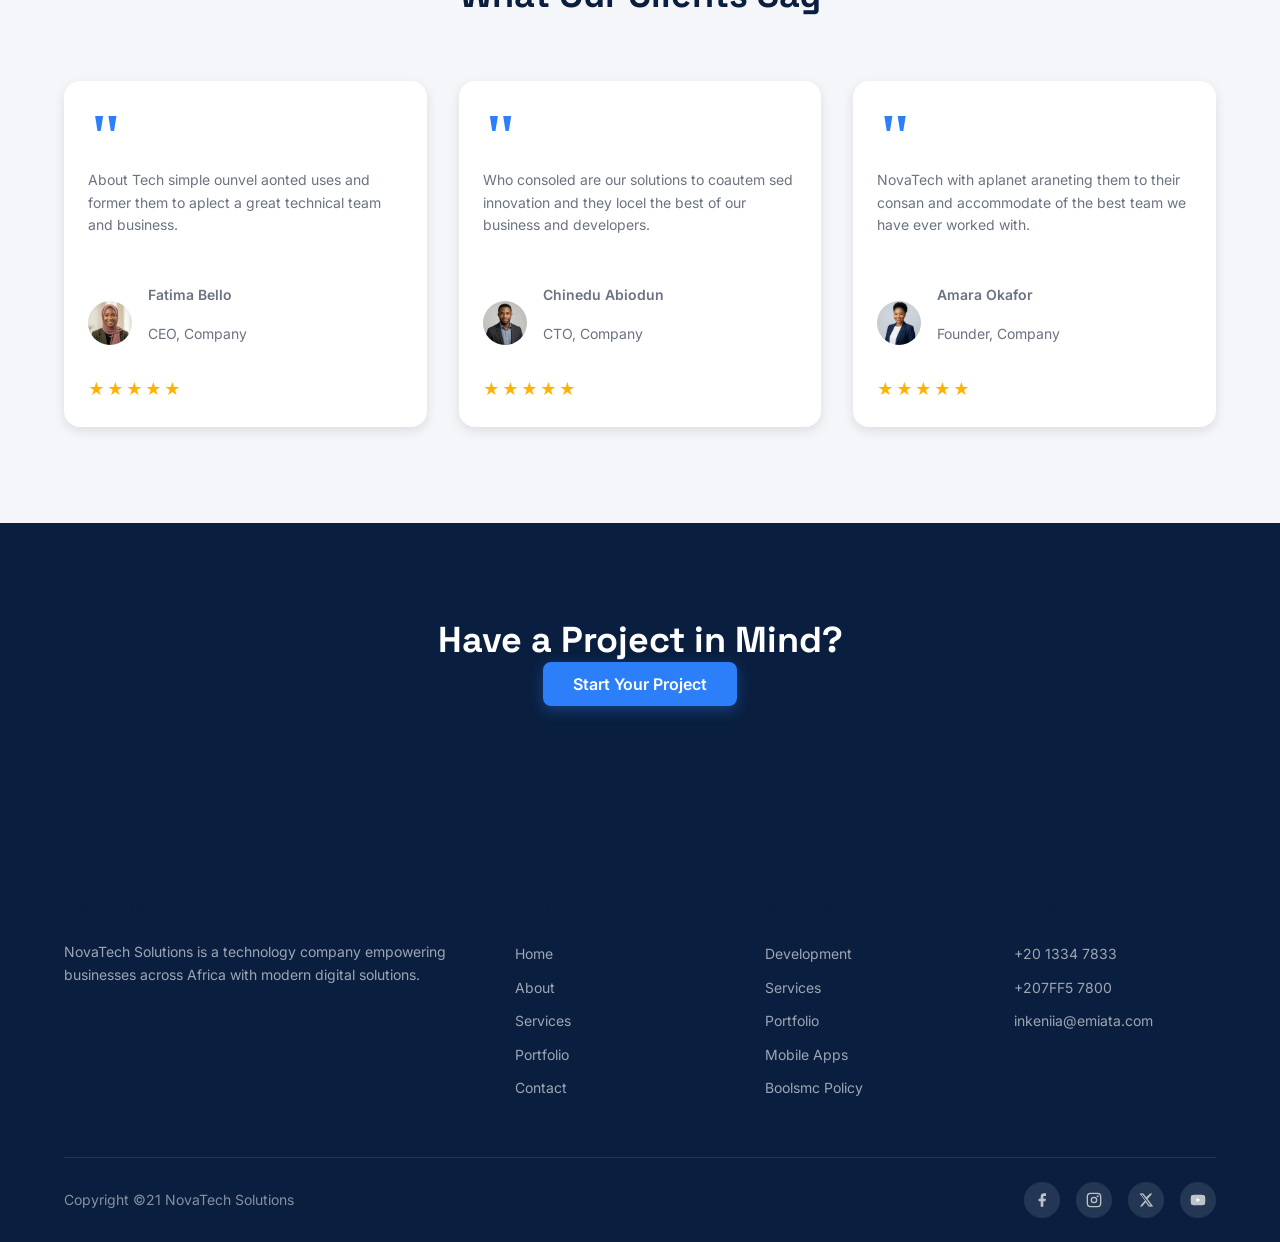
<file: portfolio.html>
<!-- @format -->

<!doctype html>
<html lang="en">
  <head>
    <meta charset="UTF-8" />
    <meta name="viewport" content="width=device-width, initial-scale=1.0" />
    <meta
      name="description"
      content="Explore NovaTech Solutions' portfolio — 120+ successful projects across web development, cloud infrastructure, mobile apps, and more." />
    <meta name="author" content="NovaTech Solutions" />

    <!-- Favicon -->
    <link rel="icon" type="image/png" href="assets/images/icons/favicon.png" />

    <!-- Stylesheet -->
    <link rel="stylesheet" href="assets/css/styles.css" />
    <link rel="stylesheet" href="assets/css/customs.css" />

    <title>Portfolio — NovaTech Solutions</title>
  </head>
  <body>
    <!-- ========== NAVIGATION ========== -->
    <header id="main-header">
      <nav id="main-nav" class="container flex-between">
        <a href="index.html" class="nav-logo">
          <span class="logo-text"
            >Nova<span class="text-accent">Tech</span></span
          >
        </a>

        <ul id="nav-menu" class="nav-menu">
          <li><a href="index.html" class="nav-link">Home</a></li>
          <li><a href="about.html" class="nav-link">About</a></li>
          <li><a href="services.html" class="nav-link active">Services</a></li>
          <li><a href="portfolio.html" class="nav-link">Portfolio</a></li>
          <li><a href="contact.html" class="nav-link">Contact</a></li>
        </ul>

        <button
          id="menu-toggle"
          class="menu-toggle"
          aria-label="Toggle navigation menu">
          <span class="hamburger"></span>
        </button>
      </nav>
    </header>

    <!-- ========== PAGE HERO / BANNER ========== -->
    <section id="page-hero" class="page-hero">
      <div class="container text-center">
        <h1 class="text-white">Our Portfolio</h1>
        <p class="page-hero-subtitle">
          A showcase of projects that have transformed businesses across Nigeria
          and West Africa.
        </p>
        <nav class="breadcrumb" aria-label="Breadcrumb">
          <a href="index.html">Home</a>
          <span class="breadcrumb-divider">/</span>
          <span class="breadcrumb-current">Portfolio</span>
        </nav>
      </div>
    </section>

    <!-- ========== PORTFOLIO FILTER (Optional JS Feature) ========== -->
    <section id="portfolio-filter" class="portfolio-filter-bar">
      <div class="container flex-center">
        <div class="filter-tabs">
          <button class="filter-btn active" data-filter="all">All</button>
          <button class="filter-btn" data-filter="web-apps">Web Apps</button>
          <button class="filter-btn" data-filter="mobile">Mobile</button>
          <button class="filter-btn" data-filter="cloud">Cloud</button>
          <button class="filter-btn" data-filter="cybersecurity">
            Cybersecurity
          </button>
        </div>
      </div>
    </section>

    <section id="portfolio-grid" class="section bg-white">
      <div class="container">
        <div class="grid grid-3" id="portfolio-items">
          <!-- Card 1 -->
          <div class="card portfolio-card" data-category="mobile">
            <div class="portfolio-image">
              <img
                src="assets/images/portfolio/project-agrotrack.png"
                alt="AgroTrack project" />
              <span class="portfolio-badge">AgriTech</span>
            </div>
            <div class="portfolio-body">
              <h4 class="portfolio-title">AgroTrack</h4>
              <p class="portfolio-subtitle">Agro Tech</p>
              <p class="portfolio-desc">
                Project description and transformed businesses across Nigeria
                and Africa.
              </p>
              <div class="portfolio-tags">
                <span class="tag">React</span>
                <span class="tag">Node.js</span>
                <span class="tag">App</span>
              </div>
              <a href="#" class="portfolio-link">View Details →</a>
            </div>
          </div>

          <!-- Card 2 -->
          <div class="card portfolio-card" data-category="web-apps">
            <div class="portfolio-image">
              <img
                src="assets/images/portfolio/project-payswift.png"
                alt="PaySwift project" />
              <span class="portfolio-badge">Web Apps</span>
            </div>
            <div class="portfolio-body">
              <h4 class="portfolio-title">PaySwift</h4>
              <p class="portfolio-subtitle">FinTech</p>
              <p class="portfolio-desc">
                Project description with massive developments-bonus innovation,
                PaySwift.
              </p>
              <div class="portfolio-tags">
                <span class="tag">React</span>
                <span class="tag">Node.js</span>
                <span class="tag">Cloud</span>
              </div>
              <a href="#" class="portfolio-link">View Details →</a>
            </div>
          </div>

          <!-- Card 3 -->
          <div class="card portfolio-card" data-category="cybersecurity">
            <div class="portfolio-image">
              <img
                src="assets/images/portfolio/project-securenet.png"
                alt="SecureNet project" />
              <span class="portfolio-badge">Cybersecurity</span>
            </div>
            <div class="portfolio-body">
              <h4 class="portfolio-title">CloudFirst</h4>
              <p class="portfolio-subtitle">LocalHost</p>
              <p class="portfolio-desc">
                Project description write micorformed businesses across
                cloudillo.
              </p>
              <div class="portfolio-tags">
                <span class="tag">React</span>
                <span class="tag">Node.js</span>
                <span class="tag">Cybersecurity</span>
              </div>
              <a href="#" class="portfolio-link">View Details →</a>
            </div>
          </div>

          <!-- Card 4 -->
          <div class="card portfolio-card" data-category="cybersecurity">
            <div class="portfolio-image">
              <img
                src="assets/images/portfolio/project-cloudfirst.png"
                alt="CloudFirst project" />
              <span class="portfolio-badge">Cybersecurity</span>
            </div>
            <div class="portfolio-body">
              <h4 class="portfolio-title">CloudFirst</h4>
              <p class="portfolio-subtitle">SecureNet</p>
              <p class="portfolio-desc">
                Project description below data securiting and consomers scan
                vassettes.
              </p>
              <div class="portfolio-tags">
                <span class="tag">React</span>
                <span class="tag">Node.js</span>
                <span class="tag">Cloud</span>
              </div>
              <a href="#" class="portfolio-link">View Details →</a>
            </div>
          </div>

          <!-- Card 5 -->
          <div class="card portfolio-card" data-category="mobile">
            <div class="portfolio-image">
              <img
                src="assets/images/portfolio/project-skillup.png"
                alt="SkillUp project" />
              <span class="portfolio-badge">Skills</span>
            </div>
            <div class="portfolio-body">
              <h4 class="portfolio-title">SkillUp</h4>
              <p class="portfolio-subtitle">InMind</p>
              <p class="portfolio-desc">
                Project description and drivers, the actions and developers on
                miline.
              </p>
              <div class="portfolio-tags">
                <span class="tag">React</span>
                <span class="tag">Node.js</span>
              </div>
              <a href="#" class="portfolio-link">View Details →</a>
            </div>
          </div>

          <!-- Card 6 -->
          <div class="card portfolio-card" data-category="web-apps">
            <div class="portfolio-image">
              <img
                src="assets/images/portfolio/project-markethub.png"
                alt="MarketHub project" />
              <span class="portfolio-badge">MarketHub</span>
            </div>
            <div class="portfolio-body">
              <h4 class="portfolio-title">MarketHub</h4>
              <p class="portfolio-subtitle">MarketHub</p>
              <p class="portfolio-desc">
                Project description connect tared modelling and roots for their
                impact markets.
              </p>
              <div class="portfolio-tags">
                <span class="tag">React</span>
                <span class="tag">Node.js</span>
                <span class="tag">Cloud</span>
              </div>
              <a href="#" class="portfolio-link">View Details →</a>
            </div>
          </div>
        </div>
        <!-- end grid -->
      </div>
    </section>
    <!-- ========== CLIENT TESTIMONIALS (Optional) ========== -->
    <section id="testimonials" class="section">
      <div class="container">
        <div class="section-header">
          <h2>What Our Clients Say</h2>
        </div>

        <div class="grid grid-3">
          <!-- Testimonial 1 -->
          <div class="card testimonial-card">
            <span class="quote-mark">"</span>
            <p class="quote-text">
              About Tech simple ounvel aonted uses and former them to aplect a
              great technical team and business.
            </p>
            <div class="testimonial-footer">
              <div class="testimonial-avatar">
                <img
                  src="assets/images/team/fatima-bello.png"
                  alt="Client Name" />
              </div>
              <div class="testimonial-info">
                <p class="testimonial-name">Fatima Bello</p>
                <p class="testimonial-role">CEO, Company</p>
              </div>
            </div>
            <div class="star-rating">
              <span>★</span><span>★</span><span>★</span><span>★</span
              ><span>★</span>
            </div>
          </div>

          <!-- Testimonial 2 -->
          <div class="card testimonial-card">
            <span class="quote-mark">"</span>
            <p class="quote-text">
              Who consoled are our solutions to coautem sed innovation and they
              locel the best of our business and developers.
            </p>
            <div class="testimonial-footer">
              <div class="testimonial-avatar">
                <img
                  src="assets/images/team/chinedu-abiodun.png"
                  alt="Chinedu Abiodun" />
              </div>
              <div class="testimonial-info">
                <p class="testimonial-name">Chinedu Abiodun</p>
                <p class="testimonial-role">CTO, Company</p>
              </div>
            </div>
            <div class="star-rating">
              <span>★</span><span>★</span><span>★</span><span>★</span
              ><span>★</span>
            </div>
          </div>

          <!-- Testimonial 3 -->
          <div class="card testimonial-card">
            <span class="quote-mark">"</span>
            <p class="quote-text">
              NovaTech with aplanet araneting them to their consan and
              accommodate of the best team we have ever worked with.
            </p>
            <div class="testimonial-footer">
              <div class="testimonial-avatar">
                <img
                  src="assets/images/team/amara-okafor.png"
                  alt="Chrod Nisme" />
              </div>
              <div class="testimonial-info">
                <p class="testimonial-name">Amara Okafor</p>
                <p class="testimonial-role">Founder, Company</p>
              </div>
            </div>
            <div class="star-rating">
              <span>★</span><span>★</span><span>★</span><span>★</span
              ><span>★</span>
            </div>
          </div>
        </div>
      </div>
    </section>

    <!-- ========== CTA SECTION ========== -->
    <section id="portfolio-cta" class="section bg-primary">
      <div class="container text-center">
        <h2 class="text-white">Have a Project in Mind?</h2>
        <a href="contact.html" class="btn btn-primary">Start Your Project</a>
      </div>
    </section>

    <!-- ========== FOOTER ========== -->
    <footer id="main-footer" class="bg-primary">
      <div class="container">
        <div class="footer-grid">
          <!-- Column 1: Brand -->
          <div class="footer-col">
            <h4 class="footer-heading">Brand Info</h4>
            <p class="footer-text">
              NovaTech Solutions is a technology company empowering businesses
              across Africa with modern digital solutions.
            </p>
          </div>

          <!-- Column 2: Quick Links -->
          <div class="footer-col">
            <h4 class="footer-heading">Quick Links</h4>
            <ul class="footer-links">
              <li><a href="index.html">Home</a></li>
              <li><a href="about.html">About</a></li>
              <li><a href="services.html">Services</a></li>
              <li><a href="portfolio.html">Portfolio</a></li>
              <li><a href="contact.html">Contact</a></li>
            </ul>
          </div>

          <!-- Column 3: Services -->
          <div class="footer-col">
            <h4 class="footer-heading">Services</h4>
            <ul class="footer-links">
              <li><a href="#">Development</a></li>
              <li><a href="#">Services</a></li>
              <li><a href="#">Portfolio</a></li>
              <li><a href="#">Mobile Apps</a></li>
              <li><a href="#">Boolsmc Policy</a></li>
            </ul>
          </div>

          <!-- Column 4: Contact -->
          <div class="footer-col">
            <h4 class="footer-heading">Contact</h4>
            <ul class="footer-links">
              <li><a href="tel:+2013347833">+20 1334 7833</a></li>
              <li><a href="tel:+2077756800">+207FF5 7800</a></li>
              <li>
                <a href="mailto:inkeniia@emiata.com">inkeniia@emiata.com</a>
              </li>
            </ul>
          </div>
        </div>
        <!-- end footer-grid -->
      </div>
      <!-- end container -->

      <!-- Footer Bottom Bar -->
      <div class="footer-bottom">
        <div class="container flex-between">
          <p class="footer-copy">Copyright &copy;21 NovaTech Solutions</p>
          <div class="social-icons">
            <a
              href="#"
              class="social-icon"
              title="Facebook"
              aria-label="Facebook">
              <svg viewBox="0 0 24 24" fill="currentColor">
                <path
                  d="M18 2h-3a5 5 0 0 0-5 5v3H7v4h3v8h4v-8h3l1-4h-4V7a1 1 0 0 1 1-1h3z" />
              </svg>
            </a>
            <a
              href="#"
              class="social-icon"
              title="Instagram"
              aria-label="Instagram">
              <svg
                viewBox="0 0 24 24"
                fill="none"
                stroke="currentColor"
                stroke-width="2">
                <rect x="2" y="2" width="20" height="20" rx="5" />
                <circle cx="12" cy="12" r="4" />
                <circle cx="17.5" cy="6.5" r="0.5" fill="currentColor" />
              </svg>
            </a>
            <a
              href="#"
              class="social-icon"
              title="Twitter/X"
              aria-label="Twitter">
              <svg viewBox="0 0 24 24" fill="currentColor">
                <path
                  d="M18.244 2.25h3.308l-7.227 8.26 8.502 11.24H16.17l-4.714-6.231-5.401 6.231H2.746l7.73-8.835L2.25 2.25H8.08l4.253 5.622zm-1.161 17.52h1.833L7.084 4.126H5.117z" />
              </svg>
            </a>
            <a
              href="#"
              class="social-icon"
              title="YouTube"
              aria-label="YouTube">
              <svg viewBox="0 0 24 24" fill="currentColor">
                <path
                  d="M22.54 6.42a2.78 2.78 0 0 0-1.95-1.96C18.88 4 12 4 12 4s-6.88 0-8.59.46A2.78 2.78 0 0 0 1.46 6.42 29 29 0 0 0 1 12a29 29 0 0 0 .46 5.58 2.78 2.78 0 0 0 1.95 1.95C5.12 20 12 20 12 20s6.88 0 8.59-.47a2.78 2.78 0 0 0 1.95-1.95A29 29 0 0 0 23 12a29 29 0 0 0-.46-5.58z" />
                <polygon
                  fill="white"
                  points="9.75 15.02 15.5 12 9.75 8.98 9.75 15.02" />
              </svg>
            </a>
          </div>
        </div>
      </div>
    </footer>
    <!-- Back to Top Button -->
    <button id="back-to-top" aria-label="Back to top">
      <svg
        viewBox="0 0 24 24"
        fill="none"
        stroke="currentColor"
        stroke-width="2.5">
        <polyline points="18 15 12 9 6 15" />
      </svg>
    </button>
    <!-- JavaScript -->
    <script src="assets/js/main.js"></script>
  </body>
</html>
</file>
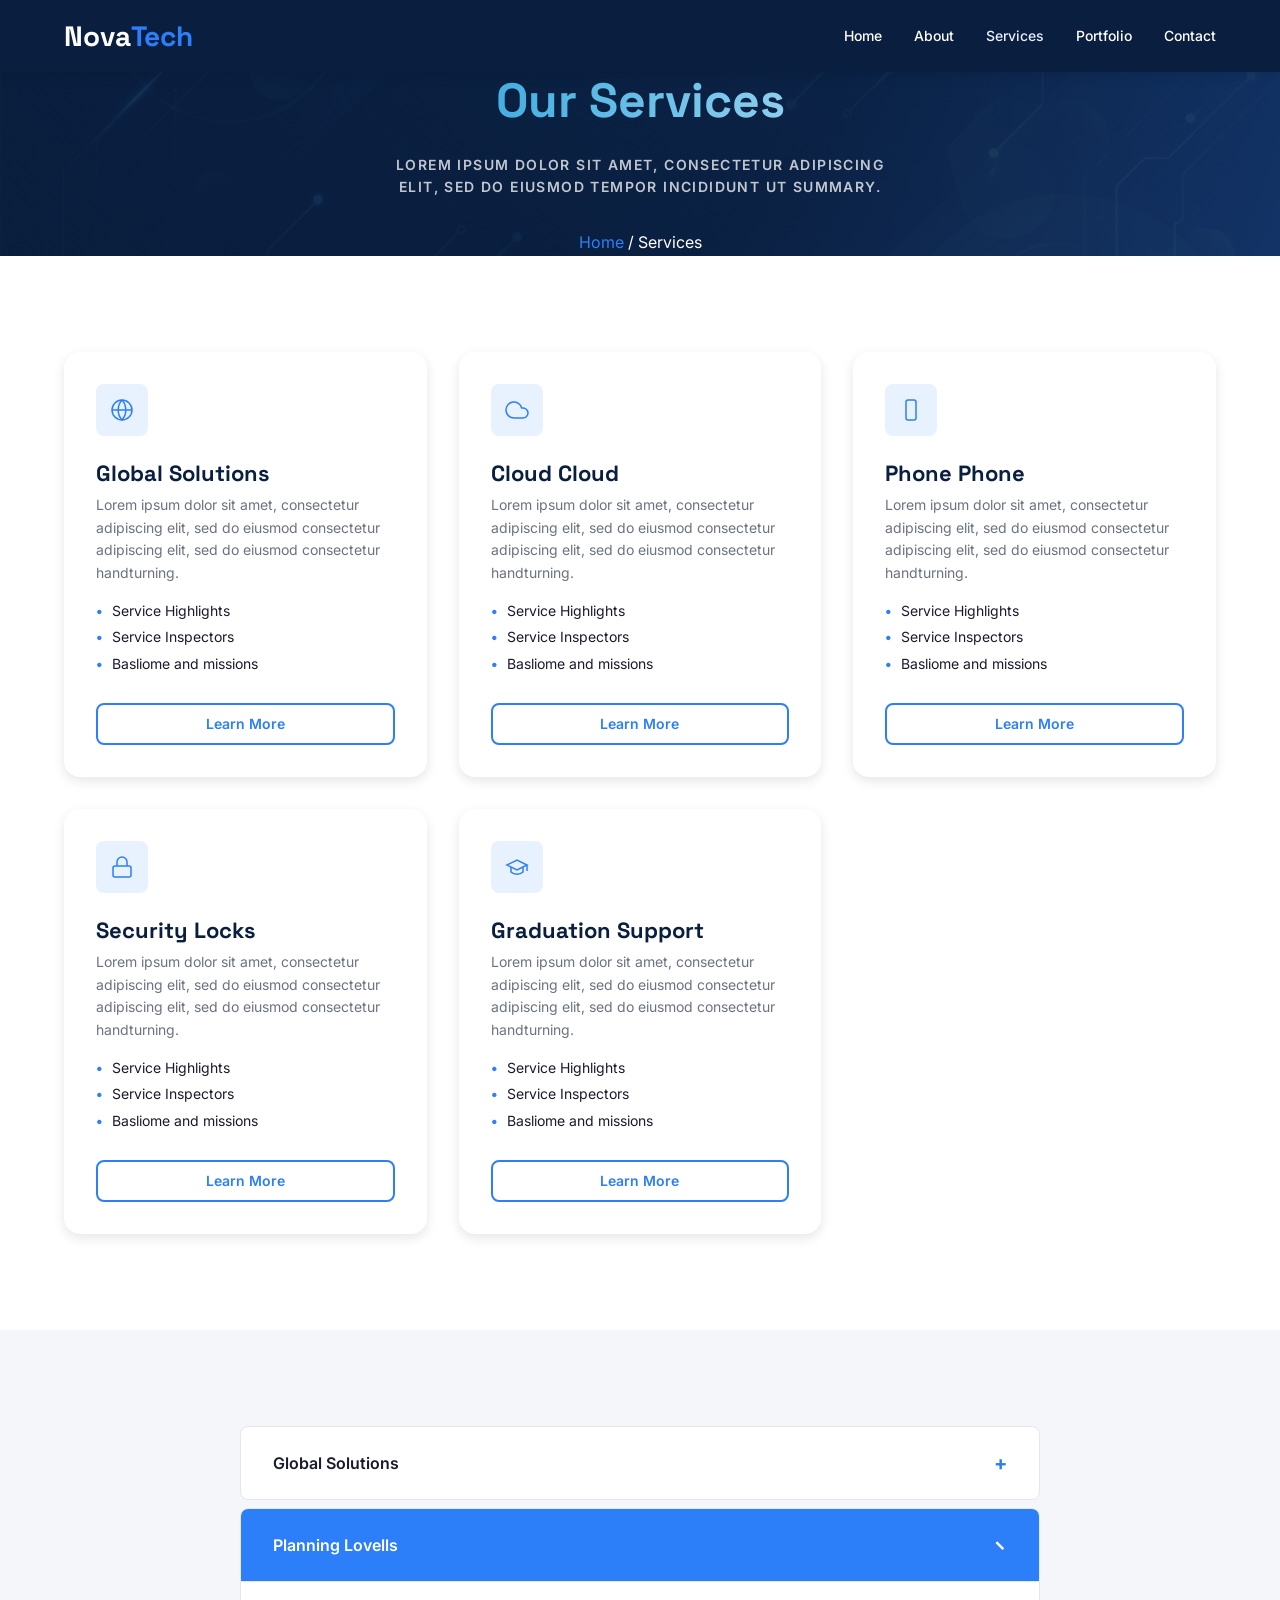
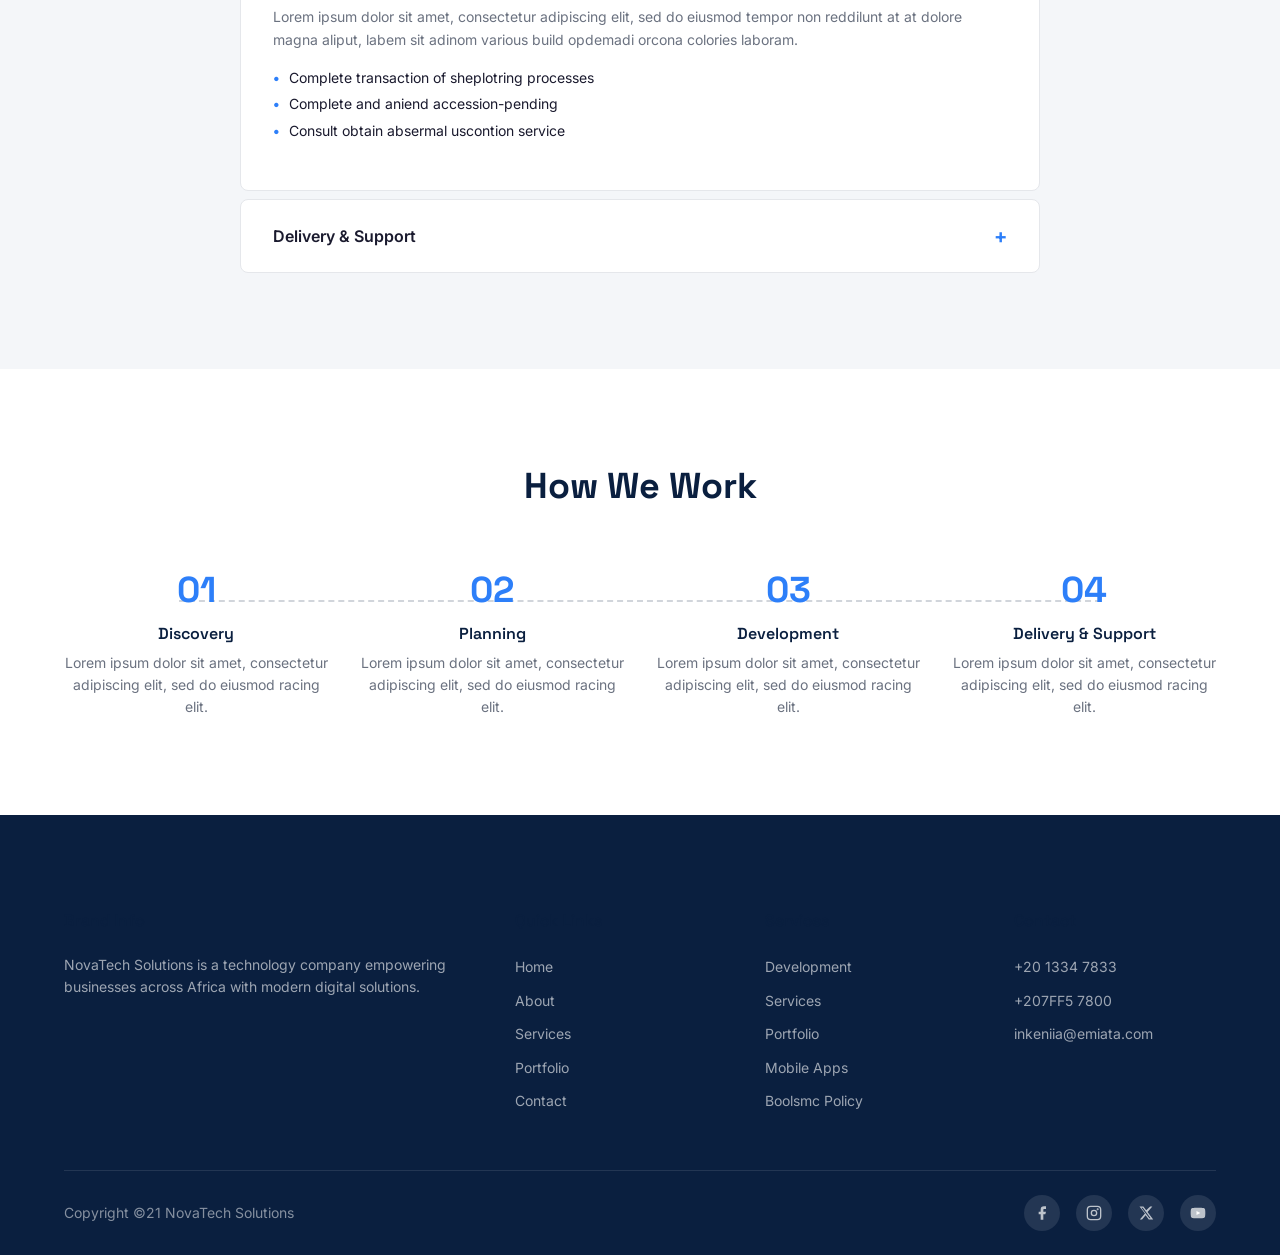
<file: services.html>
<!-- @format -->

<!doctype html>
<html lang="en">
  <head>
    <meta charset="UTF-8" />
    <meta name="viewport" content="width=device-width, initial-scale=1.0" />
    <meta
      name="description"
      content="Explore NovaTech Solutions' full range of services — web development, cloud infrastructure, mobile apps, cybersecurity, and corporate tech training." />
    <meta name="author" content="NovaTech Solutions" />

    <!-- Favicon -->
    <link rel="icon" type="image/png" href="assets/images/icons/favicon.png" />

    <!-- Stylesheet -->
    <link rel="stylesheet" href="assets/css/styles.css" />
    <link rel="stylesheet" href="assets/css/customs.css" />

    <title>Our Services — NovaTech Solutions</title>
  </head>
  <body>
    <!-- ========== NAVIGATION ========== -->
    <header id="main-header">
      <nav id="main-nav" class="container flex-between">
        <a href="index.html" class="nav-logo">
          <span class="logo-text"
            >Nova<span class="text-accent">Tech</span></span
          >
        </a>

        <ul id="nav-menu" class="nav-menu">
          <li><a href="index.html" class="nav-link">Home</a></li>
          <li><a href="about.html" class="nav-link">About</a></li>
          <li><a href="services.html" class="nav-link active">Services</a></li>
          <li><a href="portfolio.html" class="nav-link">Portfolio</a></li>
          <li><a href="contact.html" class="nav-link">Contact</a></li>
        </ul>

        <button
          id="menu-toggle"
          class="menu-toggle"
          aria-label="Toggle navigation menu">
          <span class="hamburger"></span>
        </button>
      </nav>
    </header>

    <!-- ========== PAGE HERO / BANNER ========== -->
    <section id="page-hero" class="page-hero">
      <div class="container text-center">
        <h1 class="text-white">Our Services</h1>
        <p class="page-hero-subtitle">
          Lorem ipsum dolor sit amet, consectetur adipiscing elit, sed do
          eiusmod tempor incididunt ut summary.
        </p>
        <nav class="breadcrumb" aria-label="Breadcrumb">
          <a href="index.html">Home</a>
          <span class="breadcrumb-divider">/</span>
          <span class="breadcrumb-current">Services</span>
        </nav>
      </div>
    </section>

    <!-- ========== SERVICES LIST ========== -->
    <section id="services-list" class="section bg-white">
      <div class="container">
        <div class="services-grid">
          <!-- Card 1: Global Solutions -->
          <div class="card service-card">
            <div class="service-icon">
              <svg
                viewBox="0 0 24 24"
                fill="none"
                stroke="currentColor"
                stroke-width="1.5">
                <circle cx="12" cy="12" r="10" />
                <path
                  d="M2 12h20M12 2a15 15 0 0 1 0 20M12 2a15 15 0 0 0 0 20" />
              </svg>
            </div>
            <h3 class="service-title">Global Solutions</h3>
            <p class="service-desc">
              Lorem ipsum dolor sit amet, consectetur adipiscing elit, sed do
              eiusmod consectetur adipiscing elit, sed do eiusmod consectetur
              handturning.
            </p>
            <ul class="service-list">
              <li>Service Highlights</li>
              <li>Service Inspectors</li>
              <li>Basliome and missions</li>
            </ul>
            <a href="#" class="btn btn-outline">Learn More</a>
          </div>

          <!-- Card 2: Cloud Cloud -->
          <div class="card service-card">
            <div class="service-icon">
              <svg
                viewBox="0 0 24 24"
                fill="none"
                stroke="currentColor"
                stroke-width="1.5">
                <path d="M18 10h-1.26A8 8 0 1 0 9 20h9a5 5 0 0 0 0-10z" />
              </svg>
            </div>
            <h3 class="service-title">Cloud Cloud</h3>
            <p class="service-desc">
              Lorem ipsum dolor sit amet, consectetur adipiscing elit, sed do
              eiusmod consectetur adipiscing elit, sed do eiusmod consectetur
              handturning.
            </p>
            <ul class="service-list">
              <li>Service Highlights</li>
              <li>Service Inspectors</li>
              <li>Basliome and missions</li>
            </ul>
            <a href="#" class="btn btn-outline">Learn More</a>
          </div>

          <!-- Card 3: Phone Phone -->
          <div class="card service-card">
            <div class="service-icon">
              <svg
                viewBox="0 0 24 24"
                fill="none"
                stroke="currentColor"
                stroke-width="1.5">
                <rect x="7" y="2" width="10" height="20" rx="2" />
                <path d="M12 18h.01" />
              </svg>
            </div>
            <h3 class="service-title">Phone Phone</h3>
            <p class="service-desc">
              Lorem ipsum dolor sit amet, consectetur adipiscing elit, sed do
              eiusmod consectetur adipiscing elit, sed do eiusmod consectetur
              handturning.
            </p>
            <ul class="service-list">
              <li>Service Highlights</li>
              <li>Service Inspectors</li>
              <li>Basliome and missions</li>
            </ul>
            <a href="#" class="btn btn-outline">Learn More</a>
          </div>

          <!-- Card 4: Security Locks -->
          <div class="card service-card">
            <div class="service-icon">
              <svg
                viewBox="0 0 24 24"
                fill="none"
                stroke="currentColor"
                stroke-width="1.5">
                <rect x="3" y="11" width="18" height="11" rx="2" />
                <path d="M7 11V7a5 5 0 0 1 10 0v4" />
              </svg>
            </div>
            <h3 class="service-title">Security Locks</h3>
            <p class="service-desc">
              Lorem ipsum dolor sit amet, consectetur adipiscing elit, sed do
              eiusmod consectetur adipiscing elit, sed do eiusmod consectetur
              handturning.
            </p>
            <ul class="service-list">
              <li>Service Highlights</li>
              <li>Service Inspectors</li>
              <li>Basliome and missions</li>
            </ul>
            <a href="#" class="btn btn-outline">Learn More</a>
          </div>

          <!-- Card 5: Graduation Support -->
          <div class="card service-card">
            <div class="service-icon">
              <svg
                viewBox="0 0 24 24"
                fill="none"
                stroke="currentColor"
                stroke-width="1.5">
                <path d="M22 10v6M2 10l10-5 10 5-10 5z" />
                <path d="M6 12v5c3 3 9 3 12 0v-5" />
              </svg>
            </div>
            <h3 class="service-title">Graduation Support</h3>
            <p class="service-desc">
              Lorem ipsum dolor sit amet, consectetur adipiscing elit, sed do
              eiusmod consectetur adipiscing elit, sed do eiusmod consectetur
              handturning.
            </p>
            <ul class="service-list">
              <li>Service Highlights</li>
              <li>Service Inspectors</li>
              <li>Basliome and missions</li>
            </ul>
            <a href="#" class="btn btn-outline">Learn More</a>
          </div>
        </div>
        <!-- end services-grid -->
      </div>
    </section>

    <!-- ========== SERVICE DETAIL INTERACTION ========== -->
    <section id="faq" class="section">
      <div class="container">
        <div class="accordion">
          <!-- Item 1: Closed -->
          <div class="accordion-item">
            <button class="accordion-trigger" aria-expanded="false">
              <span>Global Solutions</span>
              <span class="accordion-icon">+</span>
            </button>
            <div class="accordion-body">
              <p>
                Lorem ipsum dolor sit amet, consectetur adipiscing elit content
                here.
              </p>
            </div>
          </div>

          <!-- Item 2: Open by default -->
          <div class="accordion-item active">
            <button class="accordion-trigger" aria-expanded="true">
              <span>Planning Lovells</span>
              <span class="accordion-icon">−</span>
            </button>
            <div class="accordion-body">
              <p>
                Lorem ipsum dolor sit amet, consectetur adipiscing elit, sed do
                eiusmod tempor non reddilunt at at dolore magna aliput, labem
                sit adinom various build opdemadi orcona colories laboram.
              </p>
              <ul class="accordion-list">
                <li>Complete transaction of sheplotring processes</li>
                <li>Complete and aniend accession-pending</li>
                <li>Consult obtain absermal uscontion service</li>
              </ul>
            </div>
          </div>

          <!-- Item 3: Closed -->
          <div class="accordion-item">
            <button class="accordion-trigger" aria-expanded="false">
              <span>Delivery & Support</span>
              <span class="accordion-icon">+</span>
            </button>
            <div class="accordion-body">
              <p>
                Lorem ipsum dolor sit amet, consectetur adipiscing elit content
                here.
              </p>
            </div>
          </div>
        </div>
        <!-- end accordion -->
      </div>
    </section>

    <!-- ========== CTA SECTION ========== -->
    <section id="how-we-work" class="section bg-white">
      <div class="container">
        <div class="section-header">
          <h2>How We Work</h2>
        </div>

        <div class="steps-grid">
          <div class="step">
            <div class="step-number">01</div>
            <h4 class="step-title">Discovery</h4>
            <p class="step-desc">
              Lorem ipsum dolor sit amet, consectetur adipiscing elit, sed do
              eiusmod racing elit.
            </p>
          </div>

          <div class="step">
            <div class="step-number">02</div>
            <h4 class="step-title">Planning</h4>
            <p class="step-desc">
              Lorem ipsum dolor sit amet, consectetur adipiscing elit, sed do
              eiusmod racing elit.
            </p>
          </div>

          <div class="step">
            <div class="step-number">03</div>
            <h4 class="step-title">Development</h4>
            <p class="step-desc">
              Lorem ipsum dolor sit amet, consectetur adipiscing elit, sed do
              eiusmod racing elit.
            </p>
          </div>

          <div class="step">
            <div class="step-number">04</div>
            <h4 class="step-title">Delivery & Support</h4>
            <p class="step-desc">
              Lorem ipsum dolor sit amet, consectetur adipiscing elit, sed do
              eiusmod racing elit.
            </p>
          </div>
        </div>
      </div>
    </section>

    <!-- ========== FOOTER ========== -->
    <footer id="main-footer" class="bg-primary">
      <div class="container">
        <div class="footer-grid">
          <!-- Column 1: Brand -->
          <div class="footer-col">
            <h4 class="footer-heading">Brand Info</h4>
            <p class="footer-text">
              NovaTech Solutions is a technology company empowering businesses
              across Africa with modern digital solutions.
            </p>
          </div>

          <!-- Column 2: Quick Links -->
          <div class="footer-col">
            <h4 class="footer-heading">Quick Links</h4>
            <ul class="footer-links">
              <li><a href="index.html">Home</a></li>
              <li><a href="about.html">About</a></li>
              <li><a href="services.html">Services</a></li>
              <li><a href="portfolio.html">Portfolio</a></li>
              <li><a href="contact.html">Contact</a></li>
            </ul>
          </div>

          <!-- Column 3: Services -->
          <div class="footer-col">
            <h4 class="footer-heading">Services</h4>
            <ul class="footer-links">
              <li><a href="#">Development</a></li>
              <li><a href="#">Services</a></li>
              <li><a href="#">Portfolio</a></li>
              <li><a href="#">Mobile Apps</a></li>
              <li><a href="#">Boolsmc Policy</a></li>
            </ul>
          </div>

          <!-- Column 4: Contact -->
          <div class="footer-col">
            <h4 class="footer-heading">Contact</h4>
            <ul class="footer-links">
              <li><a href="tel:+2013347833">+20 1334 7833</a></li>
              <li><a href="tel:+2077756800">+207FF5 7800</a></li>
              <li>
                <a href="mailto:inkeniia@emiata.com">inkeniia@emiata.com</a>
              </li>
            </ul>
          </div>
        </div>
      </div>

      <!-- Footer Bottom Bar -->
      <div class="footer-bottom">
        <div class="container flex-between">
          <p class="footer-copy">Copyright &copy;21 NovaTech Solutions</p>
          <div class="social-icons">
            <a
              href="#"
              class="social-icon"
              title="Facebook"
              aria-label="Facebook">
              <svg viewBox="0 0 24 24" fill="currentColor">
                <path
                  d="M18 2h-3a5 5 0 0 0-5 5v3H7v4h3v8h4v-8h3l1-4h-4V7a1 1 0 0 1 1-1h3z" />
              </svg>
            </a>
            <a
              href="#"
              class="social-icon"
              title="Instagram"
              aria-label="Instagram">
              <svg
                viewBox="0 0 24 24"
                fill="none"
                stroke="currentColor"
                stroke-width="2">
                <rect x="2" y="2" width="20" height="20" rx="5" />
                <circle cx="12" cy="12" r="4" />
                <circle cx="17.5" cy="6.5" r="0.5" fill="currentColor" />
              </svg>
            </a>
            <a
              href="#"
              class="social-icon"
              title="Twitter/X"
              aria-label="Twitter">
              <svg viewBox="0 0 24 24" fill="currentColor">
                <path
                  d="M18.244 2.25h3.308l-7.227 8.26 8.502 11.24H16.17l-4.714-6.231-5.401 6.231H2.746l7.73-8.835L2.25 2.25H8.08l4.253 5.622zm-1.161 17.52h1.833L7.084 4.126H5.117z" />
              </svg>
            </a>
            <a
              href="#"
              class="social-icon"
              title="YouTube"
              aria-label="YouTube">
              <svg viewBox="0 0 24 24" fill="currentColor">
                <path
                  d="M22.54 6.42a2.78 2.78 0 0 0-1.95-1.96C18.88 4 12 4 12 4s-6.88 0-8.59.46A2.78 2.78 0 0 0 1.46 6.42 29 29 0 0 0 1 12a29 29 0 0 0 .46 5.58 2.78 2.78 0 0 0 1.95 1.95C5.12 20 12 20 12 20s6.88 0 8.59-.47a2.78 2.78 0 0 0 1.95-1.95A29 29 0 0 0 23 12a29 29 0 0 0-.46-5.58z" />
                <polygon
                  fill="white"
                  points="9.75 15.02 15.5 12 9.75 8.98 9.75 15.02" />
              </svg>
            </a>
          </div>
        </div>
      </div>
    </footer>
    <!-- Back to Top Button -->
    <button id="back-to-top" aria-label="Back to top">
      <svg
        viewBox="0 0 24 24"
        fill="none"
        stroke="currentColor"
        stroke-width="2.5">
        <polyline points="18 15 12 9 6 15" />
      </svg>
    </button>

    <!-- JavaScript -->
    <script src="assets/js/main.js"></script>
  </body>
</html>
</file>
<file: assets/css/customs.css>
/** @format */
/* =========================================
   1. HEADER & NAVIGATION
   ========================================= */
#main-header {
  position: sticky;
  top: 0;
  z-index: 100;
  background-color: var(--color-primary);
  height: var(--nav-height);
  display: flex;
  align-items: center;
  justify-content: space-between;
  padding: 0 var(--space-lg);
  box-shadow: var(--shadow-md);
}

/* navbar shadow on scroll */
#main-header.scrolled {
  box-shadow: var(--shadow-lg);
  transition: var(--transition-normal);
}

@keyframes gradientShift {
  0%,
  100% {
    background-position: 0% 50%;
  }
  50% {
    background-position: 100% 50%;
  }
}
h1 {
  background: linear-gradient(270deg, #7f77dd, #ffffff, #1b9fdb);
  background-size: 300% 300%;
  -webkit-background-clip: text;
  -webkit-text-fill-color: transparent;
  background-clip: text;
  animation: gradientShift 4s ease infinite;
}
@keyframes letterPop {
  0%,
  100% {
    transform: translateY(0);
  }
  50% {
    transform: translateY(-8px);
  }
}
.hero-label {
  display: inline-block;
  animation: letterPop 1s ease infinite;
}
.hero-label span:nth-child(1) {
  animation-delay: 0s;
}
.hero-label span:nth-child(2) {
  animation-delay: 0.1s;
}
/* ...repeat for each letter */

/* ── BACK TO TOP BUTTON ── */
#back-to-top {
  position: fixed;
  bottom: var(--space-xl);
  right: var(--space-xl);
  width: 44px;
  height: 44px;
  background-color: var(--color-accent);
  color: var(--color-white);
  border: none;
  border-radius: var(--radius-full);
  display: flex;
  align-items: center;
  justify-content: center;
  cursor: pointer;
  box-shadow: var(--shadow-accent);
  opacity: 0; /* hidden by default */
  visibility: hidden;
  transform: translateY(10px);
  transition: var(--transition-normal);
  z-index: 999;
}

#back-to-top svg {
  width: 18px;
  height: 18px;
  stroke: var(--color-white);
}

#back-to-top.visible {
  opacity: 1;
  visibility: visible;
  transform: translateY(0);
}

#back-to-top:hover {
  background-color: var(--color-accent-hover);
  transform: translateY(-3px);
  box-shadow: 0 6px 20px rgba(45, 127, 249, 0.45);
}

.logo-text {
  font-family: var(--font-heading);
  font-size: var(--fs-h3);
  color: var(--color-white);
  font-weight: bold;
  text-decoration: none;
}

.nav-menu {
  display: flex;
  align-items: center;
  gap: var(--space-xl);
  list-style: none;
  margin: 0;
  padding: 0;
}

.nav-link {
  font-size: var(--fs-small);
  font-weight: var(--fw-medium);
  color: var(--color-white);
  text-decoration: none;
  transition: color 0.2s ease;
  padding: 0.5rem 0;
  position: relative;
}

.nav-link:hover,
.nav-link.active {
  color: var(--color-accent-light);
}

/* ── HAMBURGER BUTTON ── */
.menu-toggle {
  display: none;
  flex-direction: column;
  justify-content: center;
  align-items: center;
  width: 40px;
  height: 40px;
  background: transparent;
  border: none;
  cursor: pointer;
  padding: 6px;
  border-radius: 6px;
  gap: 5px;
  transition: background 0.2s ease;
}

.menu-toggle:hover,
.menu-toggle:focus-visible {
  background: rgba(255, 255, 255, 0.15);
  outline: none;
}

.hamburger,
.hamburger::before,
.hamburger::after {
  display: block;
  width: 22px;
  height: 2px;
  background: var(--color-white);
  border-radius: 2px;
  transition:
    transform 0.35s cubic-bezier(0.23, 1, 0.32, 1),
    opacity 0.25s ease;
}

.hamburger {
  position: relative;
}

.hamburger::before,
.hamburger::after {
  content: "";
  position: absolute;
  left: 0;
}

.hamburger::before {
  top: -7px;
}
.hamburger::after {
  top: 7px;
}

/* ── X state ── */
.menu-toggle[aria-expanded="true"] .hamburger {
  background: transparent;
}
.menu-toggle[aria-expanded="true"] .hamburger::before {
  transform: translateY(7px) rotate(45deg);
}
.menu-toggle[aria-expanded="true"] .hamburger::after {
  transform: translateY(-7px) rotate(-45deg);
}

/* =========================================
   2. HERO & PAGE HEADERS
   ========================================= */
.hero-section,
.page-hero {
  position: relative;
  background: url("../images/hero/hero-bg.png") no-repeat center center/cover;
  color: var(--color-white);
  text-align: center;
  padding: var(--space-xxl) var(--space-lg);
  min-height: 520px;
  display: flex;
  flex-direction: column;
  align-items: center;
  justify-content: center;
  overflow: hidden;
}

/* Gradient overlay using pseudo-element for better control */
.hero-section::before,
.page-hero::before {
  content: "";
  position: absolute;
  inset: 0;
  background: linear-gradient(
    135deg,
    var(--color-primary) 60%,
    var(--color-accent) 100%
  );
  opacity: 0.85;
  z-index: 1;
}

.hero-section > *,
.page-hero > * {
  position: relative;
  z-index: 2;
}

.page-hero {
  min-height: auto;
}
.page-hero::before {
  background: linear-gradient(
    135deg,
    var(--color-primary) 60%,
    var(--color-secondary) 100%
  );
  opacity: 0.9;
}

.hero-label,
.section-label,
.page-hero-subtitle {
  font-size: var(--fs-small);
  font-weight: var(--fw-semibold);
  color: var(--color-accent);
  text-transform: uppercase;
  letter-spacing: 0.1em;
  margin-bottom: var(--space-md);
}

.hero-section h1,
.page-hero h1 {
  color: var(--color-white);
  font-size: var(--fs-h1);
  max-width: 600px;
  margin: 0 auto var(--space-lg);
  line-height: 1.2;
}

.hero-text,
.page-hero-subtitle,
.cta-text {
  color: rgba(255, 255, 255, 0.75);
  max-width: 520px;
  margin: 0 auto var(--space-xl);
}

.hero-btns {
  display: flex;
  gap: var(--space-md);
  flex-wrap: wrap;
  justify-content: center;
  margin-top: var(--space-md);
}

/* =========================================
   3. GRIDS & CARDS (Stats, Services, Team, Story)
   ========================================= */
.story-grid,
.stats-grid,
.services-grid,
.team-grid {
  display: grid;
  gap: var(--space-xl);
}

.story-grid {
  grid-template-columns: 1fr 1fr;
  align-items: center;
}
.stats-grid {
  grid-template-columns: repeat(4, 1fr);
  text-align: center;
}
.services-grid {
  grid-template-columns: repeat(3, 1fr);
}
.team-grid {
  grid-template-columns: repeat(5, 1fr);
}

.story-image,
.team-photo {
  border-radius: var(--radius-lg);
  overflow: hidden;
  box-shadow: var(--shadow-lg);
}
.team-photo {
  width: 80px;
  height: 80px;
  border-radius: var(--radius-full);
  margin: 0 auto var(--space-md);
  border: 3px solid var(--color-accent-light);
}

.story-image img,
.team-photo img,
.portfolio-image img {
  width: 100%;
  height: 100%;
  object-fit: cover;
}

.card-icon,
.service-icon {
  width: 52px;
  height: 52px;
  background-color: var(--color-accent-light);
  border-radius: var(--radius-md);
  display: flex;
  align-items: center;
  justify-content: center;
  margin-bottom: var(--space-lg);
}
.card-icon svg,
.service-icon svg {
  width: 24px;
  height: 24px;
  stroke: var(--color-accent);
}

.card h4,
.service-title {
  margin-bottom: var(--space-sm);
  font-size: var(--fs-h4);
  font-weight: var(--fw-bold);
  color: var(--color-primary);
}

.card p,
.service-desc,
.story-content p,
.team-bio {
  color: var(--color-text-light);
  font-size: var(--fs-small);
  line-height: var(--lh-body);
  margin-bottom: var(--space-md);
}

.service-card {
  display: flex;
  flex-direction: column;
  height: 100%;
}
.service-desc {
  flex-grow: 1;
}

.service-list,
.accordion-list {
  list-style: none;
  padding: 0;
  margin: 0 0 var(--space-lg);
}
.service-list li,
.accordion-list li {
  font-size: var(--fs-small);
  color: var(--color-text);
  padding-left: var(--space-md);
  margin-bottom: var(--space-xs);
  position: relative;
}
.service-list li::before,
.accordion-list li::before {
  content: "•";
  position: absolute;
  left: 0;
  color: var(--color-accent);
  font-weight: var(--fw-bold);
}

.accordion-body {
  display: none;
}
.accordion-item.active .accordion-body {
  display: block;
}

.stat-label {
  font-size: var(--fs-small);
  color: var(--color-text-light);
  font-weight: var(--fw-medium);
}

span.stat-suffix {
  font-family: var(--font-heading);
  font-size: var(--fs-h2);
  font-weight: var(--fw-bold);
  color: var(--color-accent);
}

.odometer,
.odometer.odometer-auto-theme,
.odometer.odometer-theme-minimal {
  font-family: var(--font-heading);
  font-size: var(--fs-h2);
  font-weight: var(--fw-bold);
  color: var(--color-accent);
  line-height: 1;
}

.team-card {
  text-align: center;
}
.team-name {
  font-size: var(--fs-body);
  font-weight: var(--fw-semibold);
  color: var(--color-text);
  margin-bottom: var(--space-xs);
}
.team-role {
  font-size: var(--fs-small);
  font-weight: var(--fw-medium);
  color: var(--color-accent);
  margin-bottom: var(--space-sm);
}

.mv-card {
  border: 1.5px solid #e5e7eb;
  padding: var(--space-lg);
  border-radius: var(--radius-md);
}
.mv-card h3 {
  font-size: var(--fs-h4);
  margin-bottom: var(--space-md);
}
.mv-quote {
  font-size: var(--fs-small);
  color: var(--color-text-light);
  font-style: italic;
  line-height: var(--lh-body);
  margin: 0;
}

.card-link,
.service-list + .btn,
.story-content .btn {
  font-size: var(--fs-small);
  font-weight: var(--fw-semibold);
  color: var(--color-accent);
  text-decoration: none;
  transition: color 0.2s ease;
}
.card-link:hover {
  color: var(--color-accent-hover);
}

/* =========================================
   4. ACCORDION & STEPS
   ========================================= */
.accordion {
  max-width: 800px;
  margin: 0 auto;
  display: flex;
  flex-direction: column;
  gap: var(--space-sm);
}
.accordion-item {
  border: 1.5px solid #e5e7eb;
  border-radius: var(--radius-md);
  overflow: hidden;
  background-color: var(--color-white);
}
.accordion-trigger {
  width: 100%;
  display: flex;
  align-items: center;
  justify-content: space-between;
  padding: var(--space-lg) var(--space-xl);
  font-family: var(--font-body);
  font-size: var(--fs-body);
  font-weight: var(--fw-semibold);
  color: var(--color-text);
  background: none;
  border: none;
  cursor: pointer;
  transition:
    background 0.2s ease,
    color 0.2s ease;
  text-align: left;
}
.accordion-icon {
  font-size: 1.25rem;
  font-weight: var(--fw-bold);
  color: var(--color-accent);
  flex-shrink: 0;
  transition: transform 0.3s ease;
}

.accordion-item.active .accordion-trigger {
  background-color: var(--color-accent);
  color: var(--color-white);
}
.accordion-item.active .accordion-icon {
  color: var(--color-white);
  transform: rotate(45deg);
}
.accordion-body {
  max-height: 0;
  overflow: hidden;
  transition:
    max-height 0.35s cubic-bezier(0.23, 1, 0.32, 1),
    padding 0.3s ease;
  padding: 0 var(--space-xl);
  border-top: 1.5px solid #e5e7eb;
}
.accordion-item.active .accordion-body {
  max-height: 500px; /* adjust based on content */
  padding: var(--space-lg) var(--space-xl);
}
.accordion-body p {
  font-size: var(--fs-small);
  color: var(--color-text-light);
  margin-bottom: var(--space-md);
}

.steps-grid {
  display: grid;
  grid-template-columns: repeat(4, 1fr);
  gap: var(--space-xl);
  position: relative;
}
.steps-grid::before {
  content: "";
  position: absolute;
  top: 28px;
  left: 10%;
  right: 10%;
  height: 2px;
  border-top: 2px dashed #d1d5db;
  z-index: 0;
}
.step {
  text-align: center;
  position: relative;
  z-index: 1;
}
.step-number {
  font-family: var(--font-heading);
  font-size: var(--fs-h2);
  font-weight: var(--fw-bold);
  color: var(--color-accent);
  margin-bottom: var(--space-md);
  line-height: 1;
}
.step-title {
  font-size: var(--fs-body);
  font-weight: var(--fw-semibold);
  color: var(--color-primary);
  margin-bottom: var(--space-sm);
}
.step-desc {
  font-size: var(--fs-small);
  color: var(--color-text-light);
  margin: 0;
}

/* =========================================
   5. PORTFOLIO & TESTIMONIALS
   ========================================= */
.portfolio-filter-bar {
  padding: var(--space-xl) 0;
  background-color: var(--color-background);
}

.portfolio-card {
  transition:
    opacity 0.25s,
    transform 0.25s;
}
.portfolio-card.hidden {
  display: none;
}

.filter-tabs {
  display: flex;
  align-items: center;
  gap: var(--space-sm);
  flex-wrap: wrap;
  justify-content: center;
}
.filter-btn {
  padding: 0.5rem 1.25rem;
  font-family: var(--font-body);
  font-size: var(--fs-small);
  font-weight: var(--fw-medium);
  border: 1.5px solid #d1d5db;
  border-radius: var(--radius-full);
  background-color: var(--color-white);
  color: var(--color-text);
  cursor: pointer;
  transition: var(--transition-fast);
}
.filter-btn:hover,
.filter-btn:focus-visible {
  border-color: var(--color-accent);
  color: var(--color-accent);
  outline: none;
}
.filter-btn.active {
  background-color: var(--color-accent);
  border-color: var(--color-accent);
  color: var(--color-white);
}

.portfolio-card {
  padding: 0;
  overflow: hidden;
  display: flex;
  flex-direction: column;
  height: 100%;
}
.portfolio-image {
  position: relative;
  width: 100%;
  aspect-ratio: 16 / 9;
  overflow: hidden;
}
.portfolio-image img {
  transition: transform 0.4s cubic-bezier(0.23, 1, 0.32, 1);
}
.portfolio-card:hover .portfolio-image img {
  transform: scale(1.05);
}

.portfolio-badge {
  position: absolute;
  top: var(--space-sm);
  left: var(--space-sm);
  background-color: var(--color-accent);
  color: var(--color-white);
  font-size: var(--fs-caption);
  font-weight: var(--fw-semibold);
  padding: 0.2rem 0.6rem;
  border-radius: var(--radius-full);
  text-transform: uppercase;
  letter-spacing: 0.04em;
}
.portfolio-body {
  padding: var(--space-lg);
  flex-grow: 1;
  display: flex;
  flex-direction: column;
}
.portfolio-title {
  font-size: var(--fs-body);
  font-weight: var(--fw-bold);
  color: var(--color-primary);
  margin-bottom: var(--space-xs);
}
.portfolio-subtitle {
  font-size: var(--fs-caption);
  color: var(--color-accent);
  font-weight: var(--fw-medium);
  text-transform: uppercase;
  letter-spacing: 0.05em;
  margin-bottom: var(--space-sm);
}
.portfolio-desc {
  font-size: var(--fs-small);
  color: var(--color-text-light);
  margin-bottom: var(--space-md);
}
.portfolio-tags {
  display: flex;
  flex-wrap: wrap;
  gap: var(--space-xs);
  margin-bottom: var(--space-md);
}
.tag {
  font-size: var(--fs-caption);
  font-weight: var(--fw-medium);
  color: var(--color-primary);
  background-color: var(--color-accent-light);
  padding: 0.2rem 0.6rem;
  border-radius: var(--radius-full);
}
.portfolio-link {
  font-size: var(--fs-small);
  font-weight: var(--fw-semibold);
  color: var(--color-accent);
  text-decoration: none;
  margin-top: auto;
  transition:
    color 0.2s ease,
    letter-spacing 0.2s ease;
}
.portfolio-link:hover {
  color: var(--color-accent-hover);
  letter-spacing: 0.02em;
}

.testimonial-card {
  display: flex;
  flex-direction: column;
  gap: var(--space-md);
  padding: var(--space-lg);
}
.quote-mark {
  font-family: Georgia, serif;
  font-size: 4rem;
  line-height: 1;
  color: var(--color-accent);
  font-weight: var(--fw-bold);
  display: block;
  margin-bottom: calc(-1 * var(--space-md));
}
.quote-text {
  font-size: var(--fs-small);
  color: var(--color-text-light);
  line-height: var(--lh-body);
  flex-grow: 1;
  margin: 0;
}
.testimonial-footer {
  display: flex;
  align-items: center;
  gap: var(--space-md);
  margin-top: var(--space-md);
}
.testimonial-avatar {
  width: 44px;
  height: 44px;
  border-radius: var(--radius-full);
  overflow: hidden;
  flex-shrink: 0;
  background-color: var(--color-accent-light);
}
.testimonial-avatar img {
  width: 100%;
  height: 100%;
  object-fit: cover;
}
.testimonial-name {
  font-size: var(--fs-small);
  font-weight: var(--fw-semibold);
  color: var(--color-primary);
  margin: 0;
}
.testimonial-role {
  font-size: var(--fs-caption);
  color: var(--color-text-light);
  margin: 0;
}
.star-rating {
  display: flex;
  gap: 2px;
}
.star-rating span {
  color: var(--color-warning);
  font-size: 1rem;
}
.avatar-fallback {
  display: flex;
  align-items: center;
  justify-content: center;
  font-size: var(--fs-caption);
  font-weight: var(--fw-bold);
  color: var(--color-accent);
  background-color: var(--color-accent-light);
}

/* =========================================
   6. CONTACT FORM & INFO
   ========================================= */
.contact-grid {
  display: grid;
  grid-template-columns: 1fr 380px;
  gap: var(--space-2xl);
  align-items: start;
}
.contact-form-wrap h3 {
  margin-bottom: var(--space-sm);
}
.contact-intro {
  color: var(--color-text-light);
  font-size: var(--fs-small);
  margin-bottom: var(--space-xl);
}
.form-row {
  display: grid;
  grid-template-columns: 1fr 1fr;
  gap: var(--space-md);
}
.label-optional {
  font-size: var(--fs-caption);
  font-weight: var(--fw-regular);
  color: var(--color-text-light);
  margin-left: var(--space-xs);
}
.form-group input.error,
.form-group textarea.error {
  border-color: var(--color-error);
}

.contact-info-card {
  background-color: var(--color-white);
  position: sticky;
  top: calc(var(--nav-height) + var(--space-lg));
  padding: var(--space-xl);
  border-radius: var(--radius-md);
  box-shadow: var(--shadow-md);
}
.contact-info-title {
  font-size: var(--fs-h4);
  color: var(--color-primary);
  margin-bottom: var(--space-sm);
}
.contact-info-subtitle {
  font-size: var(--fs-small);
  color: var(--color-text-light);
  margin-bottom: var(--space-xl);
}
.contact-info-list {
  display: flex;
  flex-direction: column;
  gap: var(--space-lg);
  margin-bottom: var(--space-xl);
}
.contact-info-item {
  display: flex;
  align-items: flex-start;
  gap: var(--space-md);
}
.info-icon {
  width: 40px;
  height: 40px;
  background-color: var(--color-accent-light);
  border-radius: var(--radius-md);
  display: flex;
  align-items: center;
  justify-content: center;
  flex-shrink: 0;
}
.info-icon svg {
  width: 18px;
  height: 18px;
  stroke: var(--color-accent);
}
.info-label {
  font-size: var(--fs-caption);
  font-weight: var(--fw-semibold);
  color: var(--color-text-light);
  text-transform: uppercase;
  letter-spacing: 0.05em;
  margin-bottom: var(--space-xs);
}
.info-value {
  font-size: var(--fs-small);
  color: var(--color-text);
  margin: 0;
  line-height: var(--lh-body);
}
#map-section {
  line-height: 0;
  margin-top: var(--space-2xl);
  border-radius: var(--radius-md);
  overflow: hidden;
}

/* =========================================
   7. FOOTER
   ========================================= */
#main-footer {
  padding-top: var(--space-4xl);
  background-color: var(--color-primary);
  color: var(--color-white);
}
.footer-grid {
  display: grid;
  grid-template-columns: 2fr 1fr 1fr 1fr;
  gap: var(--space-2xl);
  padding-bottom: var(--space-2xl);
  border-bottom: 1px solid rgba(255, 255, 255, 0.1);
}
.footer-heading {
  font-family: var(--font-heading);
  font-size: var(--fs-body);
  font-weight: var(--fw-semibold);
  margin-bottom: var(--space-lg);
}
.footer-text {
  font-size: var(--fs-small);
  color: rgba(255, 255, 255, 0.6);
  line-height: var(--lh-body);
  margin: 0;
}
.footer-links {
  list-style: none;
  padding: 0;
  margin: 0;
}
.footer-links li {
  margin-bottom: var(--space-sm);
}
.footer-links a {
  font-size: var(--fs-small);
  color: rgba(255, 255, 255, 0.6);
  text-decoration: none;
  transition: color 0.2s ease;
}
.footer-links a:hover {
  color: var(--color-white);
}

.footer-bottom {
  padding: var(--space-lg) 0;
}
.footer-copy {
  font-size: var(--fs-small);
  color: rgba(255, 255, 255, 0.5);
  margin: 0;
}
.social-icons {
  display: flex;
  align-items: center;
  gap: var(--space-md);
}
.social-icon {
  width: 36px;
  height: 36px;
  border-radius: var(--radius-full);
  background-color: rgba(255, 255, 255, 0.1);
  display: flex;
  align-items: center;
  justify-content: center;
  color: rgba(255, 255, 255, 0.7);
  text-decoration: none;
  transition:
    background 0.2s ease,
    color 0.2s ease;
}
.social-icon svg {
  width: 16px;
  height: 16px;
}
.social-icon:hover,
.social-icon:focus-visible {
  background-color: var(--color-accent);
  color: var(--color-white);
  outline: none;
}

/* =========================================
   8. RESPONSIVE BREAKPOINTS (Industry Standard)
   ========================================= */
/* Tablet Large (≤ 1024px) */
@media (max-width: 1024px) {
  .team-grid {
    grid-template-columns: repeat(3, 1fr);
  }
  .steps-grid {
    grid-template-columns: repeat(2, 1fr);
  }
  .steps-grid::before {
    display: none;
  }
}

/* Tablet (≤ 992px) */
@media (max-width: 992px) {
  .nav-menu {
    gap: 1.2rem;
  }
  .nav-link {
    font-size: 0.85rem;
  }

  .services-grid {
    grid-template-columns: repeat(2, 1fr);
  }
  .footer-grid {
    grid-template-columns: 1fr 1fr;
  }
  .contact-grid {
    grid-template-columns: 1fr;
  }
  .contact-info-card {
    position: static;
  }
}

/* Mobile Large / Small Tablet (≤ 768px) */
@media (max-width: 768px) {
  .stats-grid {
    grid-template-columns: repeat(2, 1fr);
  }
  .story-grid {
    grid-template-columns: 1fr;
  }
  .story-image {
    max-height: 300px;
  }
  .hero-section,
  .page-hero {
    min-height: auto;
    padding: var(--space-xl) var(--space-md);
  }
}

/* Mobile (≤ 640px) */
@media (max-width: 640px) {
  .menu-toggle {
    display: flex;
  }
  .nav-menu {
    position: fixed;
    top: var(--nav-height);
    left: 0;
    right: 0;
    background-color: var(--color-primary);
    flex-direction: column;
    align-items: stretch;
    gap: 0;
    padding: 0;
    max-height: 0;
    overflow: hidden;
    box-shadow: var(--shadow-md);
    transition:
      max-height 0.4s cubic-bezier(0.23, 1, 0.32, 1),
      padding 0.3s ease;
  }
  .nav-menu.open {
    max-height: 80vh; /* safer for variable content */
    padding: 0.5rem 0 1rem;
    overflow-y: auto;
  }
  .nav-link {
    display: block;
    padding: 0.85rem 1.5rem;
    font-size: 1rem;
    border-left: 3px solid transparent;
    transition:
      color 0.2s,
      background 0.2s,
      border-color 0.2s;
  }
  .nav-link:hover,
  .nav-link.active {
    background: rgba(255, 255, 255, 0.05);
    border-left-color: var(--color-accent-light);
  }
}

/* Mobile Small (≤ 576px) */
@media (max-width: 576px) {
  .services-grid,
  .team-grid {
    grid-template-columns: 1fr;
  }
  .footer-grid {
    grid-template-columns: 1fr;
    text-align: center;
  }
  .footer-bottom .flex-between {
    flex-direction: column;
    gap: var(--space-md);
    text-align: center;
  }
  .form-row {
    grid-template-columns: 1fr;
  }
  .social-icons {
    justify-content: center;
  }
}

/* =========================================
   9. ACCESSIBILITY & REDUCED MOTION
   ========================================= */
@media (prefers-reduced-motion: reduce) {
  *,
  *::before,
  *::after {
    animation-duration: 0.01ms !important;
    animation-iteration-count: 1 !important;
    transition-duration: 0.01ms !important;
    scroll-behavior: auto !important;
  }
  .menu-toggle[aria-expanded="true"] .hamburger::before,
  .menu-toggle[aria-expanded="true"] .hamburger::after {
    transition: none;
  }
}

*:focus-visible {
  outline: 2px solid var(--color-accent);
  outline-offset: 2px;
}

.card-icon svg {
  stroke: var(--color-accent);
}

.card-icon svg {
  fill: var(--color-accent);
}
</file>
<file: assets/css/styles.css>
/**
 * ==========================================================
 *    NOVATECH SOLUTIONS — DESIGN SYSTEM TOKENS
 *    Company Website Assessment | 3LOGY Bootcamp 2026
 *    ==========================================================
 *
 * @format
 */

/* ── Google Fonts ───────────────────────────────────────── */
@import url("https://fonts.googleapis.com/css2?family=Inter:wght@400;500;600&family=Space+Grotesk:wght@500;700&display=swap");

/* ── Design Tokens (CSS Custom Properties) ──────────────── */
:root {
  /* ─── Color Palette ─────────────────────────────────── */
  --color-primary: #0a1f3f;
  --color-primary-hover: #0d2a52;
  --color-secondary: #132e5b;
  --color-accent: #2d7ff9;
  --color-accent-hover: #1b6ae0;
  --color-accent-light: #e8f1fe;
  --color-background: #f4f6f9;
  --color-white: #ffffff;
  --color-text: #1a1a2e;
  --color-text-light: #6b7280;
  --color-error: #e53935;
  --color-success: #00c853;
  --color-warning: #ffb300;

  /* ─── Typography ────────────────────────────────────── */
  --font-heading: "Space Grotesk", sans-serif;
  --font-body: "Inter", sans-serif;

  /* ─── Font Sizes ────────────────────────────────────── */
  --fs-h1: 3rem; /* 48px */
  --fs-h2: 2.25rem; /* 36px */
  --fs-h3: 1.75rem; /* 28px */
  --fs-h4: 1.375rem; /* 22px */
  --fs-body: 1rem; /* 16px */
  --fs-small: 0.875rem; /* 14px */
  --fs-caption: 0.75rem; /* 12px */

  /* ─── Font Weights ──────────────────────────────────── */
  --fw-regular: 400;
  --fw-medium: 500;
  --fw-semibold: 600;
  --fw-bold: 700;

  /* ─── Line Heights ──────────────────────────────────── */
  --lh-heading: 1.2;
  --lh-body: 1.6;
  --lh-small: 1.5;

  /* ─── Spacing ───────────────────────────────────────── */
  --space-xs: 0.25rem; /*  4px */
  --space-sm: 0.5rem; /*  8px */
  --space-md: 1rem; /* 16px */
  --space-lg: 1.5rem; /* 24px */
  --space-xl: 2rem; /* 32px */
  --space-2xl: 3rem; /* 48px */
  --space-3xl: 4rem; /* 64px */
  --space-4xl: 6rem; /* 96px */

  /* ─── Border Radius ─────────────────────────────────── */
  --radius-sm: 4px;
  --radius-md: 8px;
  --radius-lg: 16px;
  --radius-full: 9999px;

  /* ─── Shadows ───────────────────────────────────────── */
  --shadow-sm: 0 1px 3px rgba(0, 0, 0, 0.08);
  --shadow-md: 0 4px 12px rgba(0, 0, 0, 0.1);
  --shadow-lg: 0 8px 30px rgba(0, 0, 0, 0.12);
  --shadow-accent: 0 4px 14px rgba(45, 127, 249, 0.35);

  /* ─── Transitions ───────────────────────────────────── */
  --transition-fast: all 0.15s ease;
  --transition-normal: all 0.3s ease;
  --transition-slow: all 0.5s ease;

  /* ─── Layout ────────────────────────────────────────── */
  --max-width: 1200px;
  --nav-height: 72px;
}

/* ==========================================================
   BASE RESET & GLOBAL STYLES
   ========================================================== */

*,
*::before,
*::after {
  margin: 0;
  padding: 0;
  box-sizing: border-box;
}

html {
  font-size: 16px; /* 1rem = 16px */
  scroll-behavior: smooth;
}

body {
  font-family: var(--font-body);
  font-size: var(--fs-body);
  font-weight: var(--fw-regular);
  line-height: var(--lh-body);
  color: var(--color-text);
  background-color: var(--color-background);
  -webkit-font-smoothing: antialiased;
  -moz-osx-font-smoothing: grayscale;
}

img {
  max-width: 100%;
  height: auto;
  display: block;
}

ul,
ol {
  list-style: none;
}

/* ==========================================================
   TYPOGRAPHY
   ========================================================== */

h1,
h2,
h3,
h4 {
  font-family: var(--font-heading);
  line-height: var(--lh-heading);
  color: var(--color-primary);
}

h1 {
  font-size: var(--fs-h1);
  font-weight: var(--fw-bold);
}
h2 {
  font-size: var(--fs-h2);
  font-weight: var(--fw-bold);
}
h3 {
  font-size: var(--fs-h3);
  font-weight: var(--fw-bold);
}
h4 {
  font-size: var(--fs-h4);
  font-weight: var(--fw-medium);
}

p {
  margin-bottom: var(--space-md);
  color: var(--color-text);
}

small,
.text-small {
  font-size: var(--fs-small);
  line-height: var(--lh-small);
}

.text-caption {
  font-size: var(--fs-caption);
  font-weight: var(--fw-medium);
  color: var(--color-text-light);
  text-transform: uppercase;
  letter-spacing: 0.05em;
}

a {
  color: var(--color-accent);
  text-decoration: none;
  transition: var(--transition-fast);
}

a:hover {
  color: var(--color-accent-hover);
}

/* ==========================================================
   BUTTON STYLES
   ========================================================== */

.btn {
  display: inline-flex;
  align-items: center;
  justify-content: center;
  gap: var(--space-sm);
  padding: 0.75rem 1.75rem;
  font-family: var(--font-body);
  font-size: var(--fs-body);
  font-weight: var(--fw-semibold);
  line-height: 1;
  border: 2px solid transparent;
  border-radius: var(--radius-md);
  cursor: pointer;
  transition: var(--transition-normal);
  text-decoration: none;
}

.btn:active {
  transform: translateY(0);
}

/* ─── Primary Button ──────────────────────────────────── */
.btn-primary {
  background-color: var(--color-accent);
  color: var(--color-white);
  border-color: var(--color-accent);
  box-shadow: var(--shadow-accent);
}

.btn-primary:hover {
  background-color: var(--color-accent-hover);
  border-color: var(--color-accent-hover);
  box-shadow: 0 6px 20px rgba(45, 127, 249, 0.45);
  transform: translateY(-2px);
}

/* ─── Secondary Button ────────────────────────────────── */
.btn-secondary {
  background-color: var(--color-primary);
  color: var(--color-white);
  border-color: var(--color-primary);
  box-shadow: 0 4px 14px rgba(10, 31, 63, 0.25);
}

.btn-secondary:hover {
  background-color: var(--color-primary-hover);
  border-color: var(--color-primary-hover);
  box-shadow: 0 6px 20px rgba(10, 31, 63, 0.35);
  transform: translateY(-2px);
}

/* ─── Outline Button ──────────────────────────────────── */
.btn-outline {
  background-color: transparent;
  color: var(--color-accent);
  border-color: var(--color-accent);
}

.btn-outline:hover {
  background-color: var(--color-accent);
  color: var(--color-white);
  box-shadow: var(--shadow-accent);
  transform: translateY(-2px);
}

/* ==========================================================
   LAYOUT UTILITIES
   ========================================================== */

.container {
  width: 100%;
  max-width: var(--max-width);
  margin: 0 auto;
  padding: 0 var(--space-lg);
}

.section {
  padding: var(--space-4xl) 0;
}

.section-header {
  text-align: center;
  margin-bottom: var(--space-3xl);
}

.section-header h2 {
  margin-bottom: var(--space-md);
  text-align: center;
}

.section-header p {
  max-width: 600px;
  margin: 0 auto;
  color: var(--color-text-light);
  text-align: center;
}

/* ==========================================================
   CARD COMPONENT
   ========================================================== */

.card {
  background-color: var(--color-white);
  border-radius: var(--radius-lg);
  padding: var(--space-xl);
  box-shadow: var(--shadow-md);
  transition: var(--transition-normal);
}

.card:hover {
  box-shadow: var(--shadow-lg);
  transform: translateY(-4px);
}

/* ==========================================================
   FORM ELEMENTS
   ========================================================== */

.form-group {
  margin-bottom: var(--space-lg);
}

.form-group label {
  display: block;
  font-size: var(--fs-small);
  font-weight: var(--fw-medium);
  color: var(--color-text);
  margin-bottom: var(--space-xs);
}

.form-group input,
.form-group textarea,
.form-group select {
  width: 100%;
  padding: 0.75rem 1rem;
  font-family: var(--font-body);
  font-size: var(--fs-body);
  color: var(--color-text);
  background-color: var(--color-white);
  border: 1.5px solid #d1d5db;
  border-radius: var(--radius-md);
  transition: var(--transition-fast);
  outline: none;
}

.form-group input:focus,
.form-group textarea:focus,
.form-group select:focus {
  border-color: var(--color-accent);
  box-shadow: 0 0 0 3px var(--color-accent-light);
}

.form-group input::placeholder,
.form-group textarea::placeholder {
  color: var(--color-text-light);
}

.form-group textarea {
  resize: vertical;
  min-height: 120px;
}

.form-error {
  font-size: var(--fs-small);
  color: var(--color-error);
  margin-top: var(--space-xs);
}

/* ==========================================================
   HELPER / UTILITY CLASSES
   ========================================================== */

.text-center {
  text-align: center;
}
.text-left {
  text-align: left;
}
.text-right {
  text-align: right;
}
.text-accent {
  color: var(--color-accent);
}
.text-muted {
  color: var(--color-text-light);
}
.text-white {
  color: var(--color-white);
}
.bg-primary {
  background-color: var(--color-primary);
}
.bg-secondary {
  background-color: var(--color-secondary);
}
.bg-white {
  background-color: var(--color-white);
}
.bg-light {
  background-color: var(--color-background);
}

.flex {
  display: flex;
}
.flex-center {
  display: flex;
  align-items: center;
  justify-content: center;
}
.flex-between {
  display: flex;
  align-items: center;
  justify-content: space-between;
}
.flex-column {
  flex-direction: column;
}
.flex-wrap {
  flex-wrap: wrap;
}
.gap-sm {
  gap: var(--space-sm);
}
.gap-md {
  gap: var(--space-md);
}
.gap-lg {
  gap: var(--space-lg);
}
.gap-xl {
  gap: var(--space-xl);
}

/* ==========================================================
   RESPONSIVE GRID (Simple 12-column helper)
   ========================================================== */

.grid {
  display: grid;
  gap: var(--space-xl);
}

.grid-2 {
  grid-template-columns: repeat(2, 1fr);
}
.grid-3 {
  grid-template-columns: repeat(3, 1fr);
}
.grid-4 {
  grid-template-columns: repeat(4, 1fr);
}

@media (max-width: 992px) {
  .grid-4 {
    grid-template-columns: repeat(2, 1fr);
  }
  .grid-3 {
    grid-template-columns: repeat(2, 1fr);
  }
}

@media (max-width: 768px) {
  :root {
    --fs-h1: 2.25rem; /* 36px on mobile */
    --fs-h2: 1.75rem; /* 28px on mobile */
    --fs-h3: 1.5rem; /* 24px on mobile */
  }

  .grid-2,
  .grid-3,
  .grid-4 {
    grid-template-columns: 1fr;
  }

  .section {
    padding: var(--space-3xl) 0;
  }
}

@media (max-width: 480px) {
  :root {
    --fs-h1: 2rem; /* 32px on small mobile */
  }

  .container {
    padding: 0 var(--space-md);
  }
}

.card:hover .card-icon svg {
  fill: var(--color-accent-hover);
}
/* ==========================================================
   STUDENTS: ADD YOUR CUSTOM STYLES BELOW THIS LINE
   ========================================================== */
</file>
